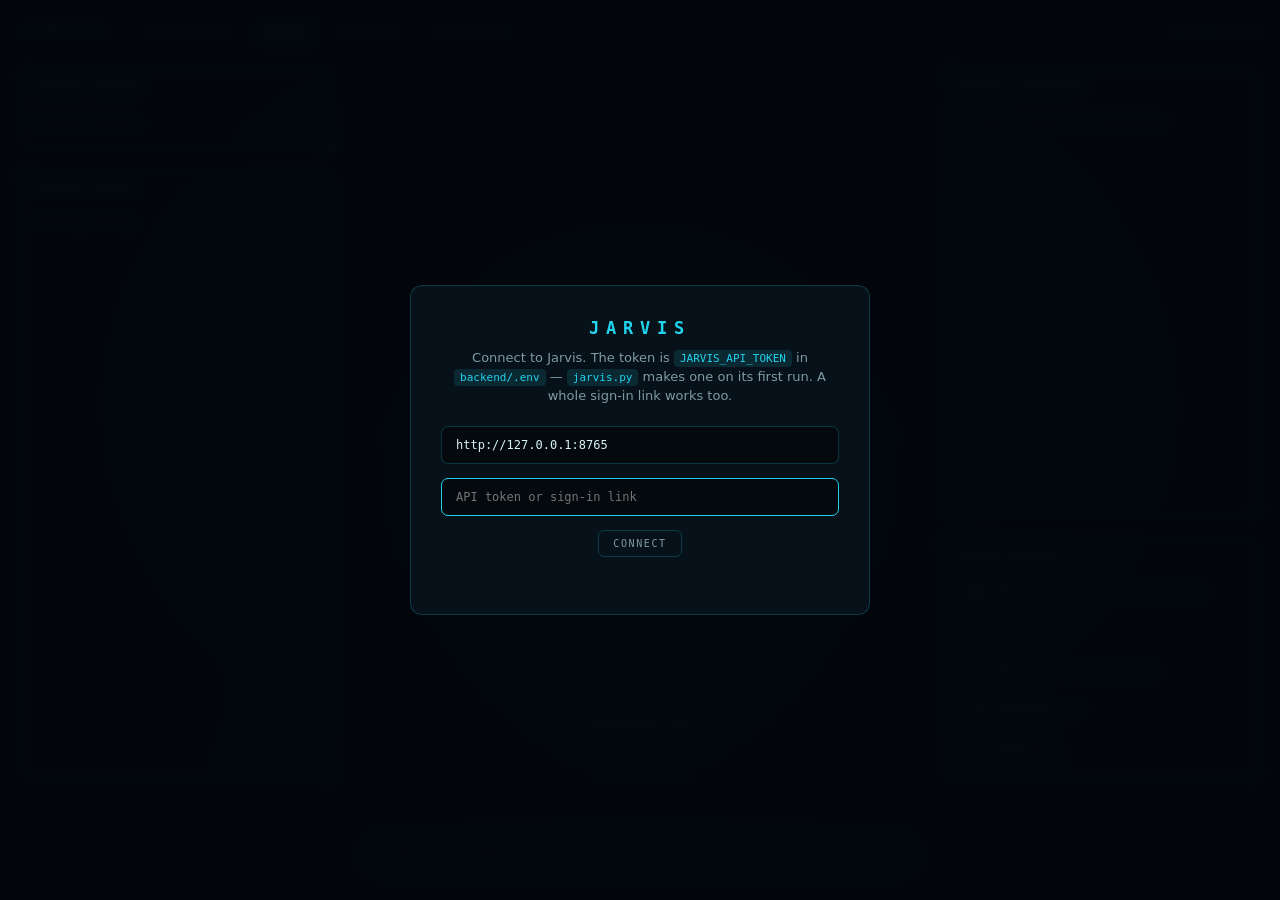
<file: frontend/index.html>
<!doctype html>
<html lang="en" data-page="Core">
<head>
  <meta charset="utf-8">
  <meta name="viewport" content="width=device-width, initial-scale=1, viewport-fit=cover, interactive-widget=resizes-content">
  <meta name="theme-color" content="#03070b">
  <link rel="manifest" href="manifest.webmanifest">
  <link rel="apple-touch-icon" href="icons/apple-touch-icon.png">
  <meta name="mobile-web-app-capable" content="yes">
  <meta name="apple-mobile-web-app-capable" content="yes">
  <meta name="apple-mobile-web-app-status-bar-style" content="black">
  <meta name="apple-mobile-web-app-title" content="Jarvis">
  <title>JARVIS — Core</title>
  <link rel="stylesheet" href="css/hud.css">
  <link rel="icon" href="data:image/svg+xml,<svg xmlns='http://www.w3.org/2000/svg' viewBox='0 0 32 32'><circle cx='16' cy='16' r='11' fill='none' stroke='%2322d3ee' stroke-width='3'/><circle cx='16' cy='16' r='4' fill='%2322d3ee'/></svg>">
</head>
<body class="hud-page">

<div class="screen" data-screen="core" data-title="Core" data-module="js/pages/core.js">

<div id="stage"><canvas id="core"></canvas></div>

<div class="hud core-page">

  <header class="topbar">
    <span class="brand" data-app-name>JARVIS</span>
    <nav class="nav">
      <a href="mothership.html">Mothership</a>
      <a href="index.html">Core</a>
      <a href="terminal.html">Terminal</a>
      <a href="approve.html">Approvals</a>
    </nav>
    <div class="status-strip">
      <span data-workspace></span>
      <span data-terminals-summary></span>
      <span data-connection><span class="dot"></span>Connecting</span>
    </div>
  </header>

  <div class="col col-left">
    <section class="panel">
      <h2>System Status</h2>
      <div class="brain" id="brain" hidden></div>
      <div class="body" id="stats">
        <div class="empty">Reading sensors…</div>
      </div>
    </section>

    <section class="panel grow">
      <h2>Active Tasks <span class="count" id="task-count"></span></h2>
      <div class="body" id="tasks">
        <div class="empty">Nothing running.</div>
      </div>
    </section>
  </div>

  <div class="col col-centre">
    <div class="readout">
      <div class="line" id="state-line">Standing by</div>
      <div class="detail" id="state-detail"></div>
    </div>
  </div>

  <div class="col col-right">
    <section class="panel" id="approvals-panel" style="display:none">
      <h2>Approval Needed <span class="count" id="approval-count"></span></h2>
      <div class="body" id="approvals"></div>
    </section>

    <section class="panel grow">
      <h2>Recent Activity</h2>
      <div class="body"><div class="feed" id="feed">
        <div class="empty">Waiting for Jarvis to do something.</div>
      </div></div>
    </section>

    <section class="panel">
      <h2>Quick Access</h2>
      <div class="quick">
        <a href="mothership.html">
          <svg viewBox="0 0 24 24"><rect x="3" y="3" width="7" height="7" rx="1.5"/><rect x="14" y="3" width="7" height="7" rx="1.5"/><rect x="3" y="14" width="7" height="7" rx="1.5"/><rect x="14" y="14" width="7" height="7" rx="1.5"/></svg>
          Mothership — controls &amp; projects
        </a>
        <a href="terminal.html">
          <svg viewBox="0 0 24 24"><rect x="3" y="4" width="18" height="16" rx="2"/><path d="m7 9 3 3-3 3M13 15h4"/></svg>
          Terminals
        </a>
        <a href="approve.html">
          <svg viewBox="0 0 24 24"><rect x="7" y="2" width="10" height="20" rx="2"/><path d="m9.5 12 2 2 3.5-4"/></svg>
          Approve from your phone
        </a>
        <a href="#" data-route-link="docs" target="_blank" rel="noopener">
          <svg viewBox="0 0 24 24"><path d="M4 5h16v14H4z"/><path d="M8 9h8M8 13h5"/></svg>
          API Reference
        </a>
        <a href="#" id="mute-toggle">
          <svg viewBox="0 0 24 24"><path d="M11 5 6 9H3v6h3l5 4z"/><path d="M15.5 8.5a5 5 0 0 1 0 7"/></svg>
          <span id="mute-label">Voice: on</span>
        </a>
      </div>
    </section>
  </div>

  <div class="console">
    <div class="reply" id="reply" hidden>
      <button class="reply-close" id="reply-close" title="Hide">×</button>
      <div class="reply-q" id="reply-q"></div>
      <div class="reply-a" id="reply-a"></div>
    </div>
    <div class="transcript" id="transcript"></div>
    <div class="console-inner">
      <input id="prompt" type="text" autocomplete="off" spellcheck="false"
             placeholder="Tell Jarvis what to do…">
      <button class="mic" id="mic" title="Listen (click to arm the microphone)">
        <svg viewBox="0 0 24 24">
          <rect x="9" y="3" width="6" height="11" rx="3"/>
          <path d="M5 11a7 7 0 0 0 14 0M12 18v3"/>
        </svg>
      </button>
    </div>
  </div>

</div>

</div>

<div id="toasts"></div>

<div id="gate" style="display:none">
  <div class="card">
    <h1 data-app-name>JARVIS</h1>
    <p data-token-hint>Connect to Jarvis. The token is <code>JARVIS_API_TOKEN</code> in
       <code>backend/.env</code> — <code>jarvis.py</code> makes one on its first run. A whole
       sign-in link works too.</p>
    <input name="server" type="url" placeholder="Server — blank means this site" autocomplete="off">
    <input name="token" type="password" placeholder="API token or sign-in link" autocomplete="off">
    <button>Connect</button>
    <div class="err"></div>
  </div>
</div>

<script src="config.js"></script>
<script src="js/lib/connection.js"></script>
<script type="module" src="js/lib/tabs.js"></script>
</body>
</html>
</file>
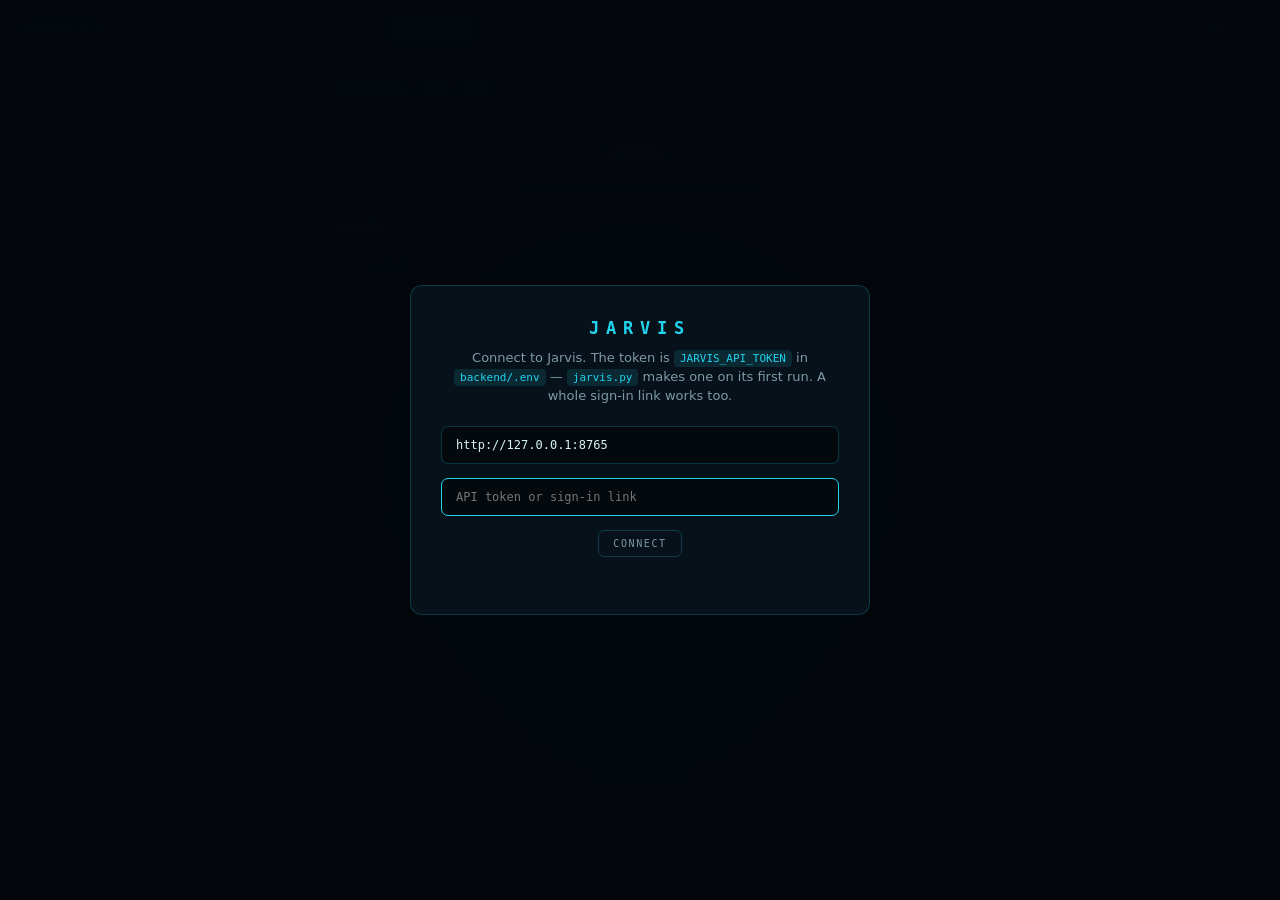
<file: frontend/approve.html>
<!doctype html>
<html lang="en" data-page="Approvals">
<head>
  <meta charset="utf-8">
  <meta name="viewport" content="width=device-width, initial-scale=1, viewport-fit=cover, interactive-widget=resizes-content">
  <meta name="theme-color" content="#03070b">
  <link rel="manifest" href="manifest.webmanifest">
  <link rel="apple-touch-icon" href="icons/apple-touch-icon.png">
  <meta name="mobile-web-app-capable" content="yes">
  <meta name="apple-mobile-web-app-capable" content="yes">
  <meta name="apple-mobile-web-app-status-bar-style" content="black">
  <meta name="apple-mobile-web-app-title" content="Jarvis">
  <title>JARVIS — Approvals</title>
  <link rel="stylesheet" href="css/hud.css">
  <link rel="stylesheet" href="css/approve.css">
  <link rel="icon" href="data:image/svg+xml,<svg xmlns='http://www.w3.org/2000/svg' viewBox='0 0 32 32'><circle cx='16' cy='16' r='11' fill='none' stroke='%2322d3ee' stroke-width='3'/><circle cx='16' cy='16' r='4' fill='%2322d3ee'/></svg>">
</head>
<body class="approve-page">

<header class="approve-top">
  <span class="brand" data-app-name>JARVIS</span>
  <nav class="nav">
    <a href="mothership.html">Mothership</a>
    <a href="index.html">Core</a>
    <a href="terminal.html">Terminal</a>
    <a href="approve.html">Approvals</a>
  </nav>
  <span class="approve-conn" data-connection><span class="dot"></span>Connecting</span>
</header>

<main class="approve-main">
  <h1 class="approve-heading">Waiting for you <span id="pending-count"></span></h1>
  <div id="pending">
    <div class="approve-empty">Loading…</div>
  </div>

  <h2 class="approve-sub">Recently</h2>
  <div class="feed" id="recent">
    <div class="empty">Nothing yet.</div>
  </div>
</main>

<div id="toasts"></div>

<div id="gate" style="display:none">
  <div class="card">
    <h1 data-app-name>JARVIS</h1>
    <p data-token-hint>Connect to Jarvis. The token is <code>JARVIS_API_TOKEN</code> in
       <code>backend/.env</code> — <code>jarvis.py</code> makes one on its first run. A whole
       sign-in link works too.</p>
    <input name="server" type="url" placeholder="Server — blank means this site" autocomplete="off">
    <input name="token" type="password" placeholder="API token or sign-in link" autocomplete="off">
    <button>Connect</button>
    <div class="err"></div>
  </div>
</div>

<script src="config.js"></script>
<script src="js/lib/connection.js"></script>
<script type="module" src="js/pages/approve.js"></script>
</body>
</html>
</file>
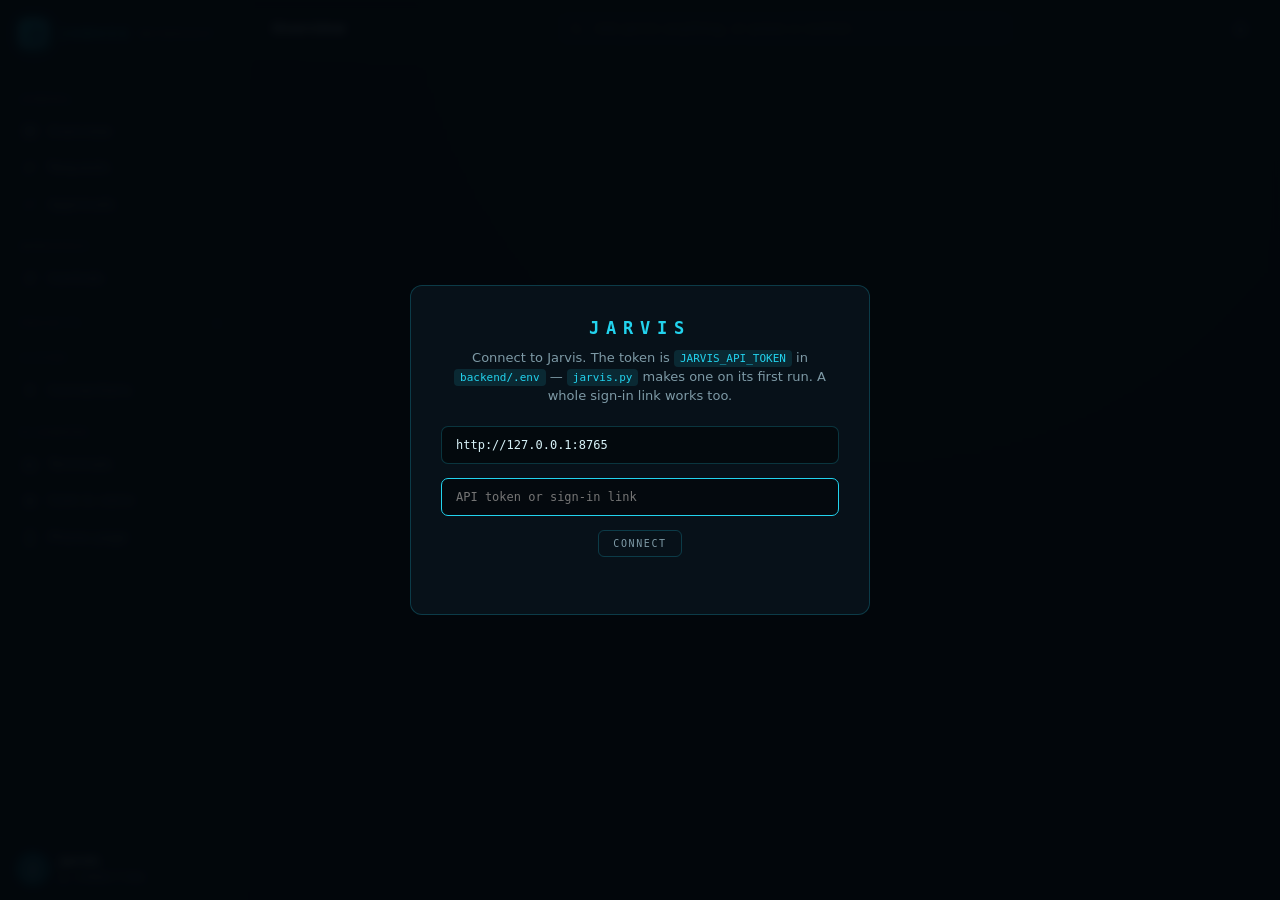
<file: frontend/mothership.html>
<!doctype html>
<html lang="en" data-page="Mothership">
<head>
  <meta charset="utf-8">
  <meta name="viewport" content="width=device-width, initial-scale=1, viewport-fit=cover, interactive-widget=resizes-content">
  <meta name="theme-color" content="#03070b">
  <link rel="manifest" href="manifest.webmanifest">
  <link rel="apple-touch-icon" href="icons/apple-touch-icon.png">
  <meta name="mobile-web-app-capable" content="yes">
  <meta name="apple-mobile-web-app-capable" content="yes">
  <meta name="apple-mobile-web-app-status-bar-style" content="black">
  <meta name="apple-mobile-web-app-title" content="Jarvis">
  <title>JARVIS — Mothership</title>
  <link rel="stylesheet" href="css/hud.css">
  <link rel="stylesheet" href="css/mothership.css">
  <link rel="icon" href="data:image/svg+xml,<svg xmlns='http://www.w3.org/2000/svg' viewBox='0 0 32 32'><circle cx='16' cy='16' r='11' fill='none' stroke='%2322d3ee' stroke-width='3'/><circle cx='16' cy='16' r='4' fill='%2322d3ee'/></svg>">
</head>
<body class="ms">

<div class="screen" data-screen="mothership" data-title="Mothership" data-body-class="ms" data-module="js/mothership/app.js">

<aside class="ms-side" id="ms-side">
  <a class="ms-brand" href="#/overview">
    <span class="ms-logo">J</span>
    <span><b data-app-name>JARVIS</b> <small>mothership</small></span>
  </a>

  <nav class="ms-nav" id="ms-nav">
    <div class="ms-nav-label">General</div>
    <a href="#/overview" data-view="overview"><svg class="ic" viewBox="0 0 24 24"><rect x="3" y="3" width="7" height="7" rx="1.5"/><rect x="14" y="3" width="7" height="7" rx="1.5"/><rect x="3" y="14" width="7" height="7" rx="1.5"/><rect x="14" y="14" width="7" height="7" rx="1.5"/></svg>Overview</a>
    <a href="#/requests" data-view="requests"><svg class="ic" viewBox="0 0 24 24"><path d="M4 6h16M4 12h16M4 18h10"/></svg>Requests<span class="ms-badge" id="nav-running" hidden></span></a>
    <a href="#/approvals" data-view="approvals"><svg class="ic" viewBox="0 0 24 24"><path d="m5 12 4.5 4.5L19 7"/></svg>Approvals<span class="ms-badge hot" id="nav-approvals" hidden></span></a>

    <div class="ms-nav-label">Workspace</div>
    <a href="#/controls" data-view="controls"><svg class="ic" viewBox="0 0 24 24"><path d="M4 7h10M18 7h2M4 17h4M12 17h8"/><circle cx="16" cy="7" r="2"/><circle cx="10" cy="17" r="2"/></svg>Controls<span class="ms-badge" id="nav-controls" hidden></span></a>

    <div class="ms-nav-label">Projects <button class="ms-nav-add" id="nav-new-project" title="New project">+</button></div>
    <div id="ms-projects-nav"></div>

    <div class="ms-nav-label">System</div>
    <a href="#/connections" data-view="connections"><svg class="ic" viewBox="0 0 24 24"><path d="M9 7V3M15 7V3M7 7h10v4a5 5 0 0 1-10 0zM12 16v5"/></svg>Connections<span class="ms-badge" id="nav-brain" hidden></span></a>

    <div class="ms-nav-label">Elsewhere</div>
    <a href="terminal.html"><svg class="ic" viewBox="0 0 24 24"><rect x="3" y="4" width="18" height="16" rx="2"/><path d="m7 9 3 3-3 3M13 15h4"/></svg>Terminals<span class="ms-badge" id="nav-terminals" hidden></span></a>
    <a href="index.html"><svg class="ic" viewBox="0 0 24 24"><circle cx="12" cy="12" r="8"/><circle cx="12" cy="12" r="3"/></svg>Core &amp; voice</a>
    <a href="approve.html"><svg class="ic" viewBox="0 0 24 24"><rect x="7" y="2" width="10" height="20" rx="2"/><path d="M11 18h2"/></svg>Phone page</a>
  </nav>

  <div class="ms-side-foot">
    <span class="ms-avatar">J</span>
    <span class="ms-who"><b id="ms-model">Jarvis</b><small data-connection><span class="dot"></span>Connecting</small></span>
  </div>
</aside>

<div class="ms-main">
  <header class="ms-top">
    <button class="ms-burger" id="ms-burger" title="Menu"><svg class="ic" viewBox="0 0 24 24"><path d="M4 7h16M4 12h16M4 17h16"/></svg></button>
    <div class="ms-crumb" id="ms-crumb">Overview</div>
    <label class="ms-ask">
      <svg class="ic" viewBox="0 0 24 24"><circle cx="11" cy="11" r="6"/><path d="m20 20-4.5-4.5"/></svg>
      <input id="ms-ask" type="text" autocomplete="off" spellcheck="false"
             placeholder="Ask Jarvis anything, or press a control…">
      <kbd>/</kbd>
    </label>
    <a class="ms-bell" id="ms-bell" href="#/approvals" title="Approvals waiting">
      <svg class="ic" viewBox="0 0 24 24"><path d="M6 16V11a6 6 0 0 1 12 0v5l2 2H4z"/><path d="M10 20a2 2 0 0 0 4 0"/></svg>
      <span class="ms-bell-count" id="ms-bell-count" hidden></span>
    </a>
  </header>

  <div class="ms-waiting" id="ms-waiting" hidden></div>
  <main class="ms-view" id="ms-view"></main>
</div>

<div class="ms-shade" id="ms-shade" hidden></div>
<aside class="ms-drawer" id="ms-drawer" hidden aria-live="polite">
  <header>
    <div>
      <div class="ms-drawer-kicker" id="ms-drawer-kicker"></div>
      <h2 id="ms-drawer-title"></h2>
    </div>
    <button class="ms-x" id="ms-drawer-close" title="Close">×</button>
  </header>
  <div class="ms-drawer-body" id="ms-drawer-body"></div>
</aside>

<div class="ms-modal" id="ms-modal" hidden>
  <form class="ms-modal-card" id="ms-modal-form" novalidate>
    <header><h2 id="ms-modal-title"></h2><button type="button" class="ms-x" id="ms-modal-close">×</button></header>
    <div class="ms-modal-body" id="ms-modal-body"></div>
    <div class="ms-modal-err" id="ms-modal-err"></div>
    <footer id="ms-modal-foot"></footer>
  </form>
</div>

<div class="ms-viewer" id="ms-viewer" hidden>
  <div class="ms-viewer-card">
    <header>
      <div>
        <div class="ms-drawer-kicker" id="ms-viewer-kicker"></div>
        <h2 id="ms-viewer-title"></h2>
      </div>
      <button class="ms-x" id="ms-viewer-close" title="Close">×</button>
    </header>
    <div class="ms-viewer-body" id="ms-viewer-body"></div>
  </div>
</div>

</div>

<div id="toasts"></div>

<div id="gate" style="display:none">
  <div class="card">
    <h1 data-app-name>JARVIS</h1>
    <p data-token-hint>Connect to Jarvis. The token is <code>JARVIS_API_TOKEN</code> in
       <code>backend/.env</code> — <code>jarvis.py</code> makes one on its first run. A whole
       sign-in link works too.</p>
    <input name="server" type="url" placeholder="Server — blank means this site" autocomplete="off">
    <input name="token" type="password" placeholder="API token or sign-in link" autocomplete="off">
    <button>Connect</button>
    <div class="err"></div>
  </div>
</div>

<script src="config.js"></script>
<script src="js/lib/connection.js"></script>
<script type="module" src="js/lib/tabs.js"></script>
</body>
</html>
</file>
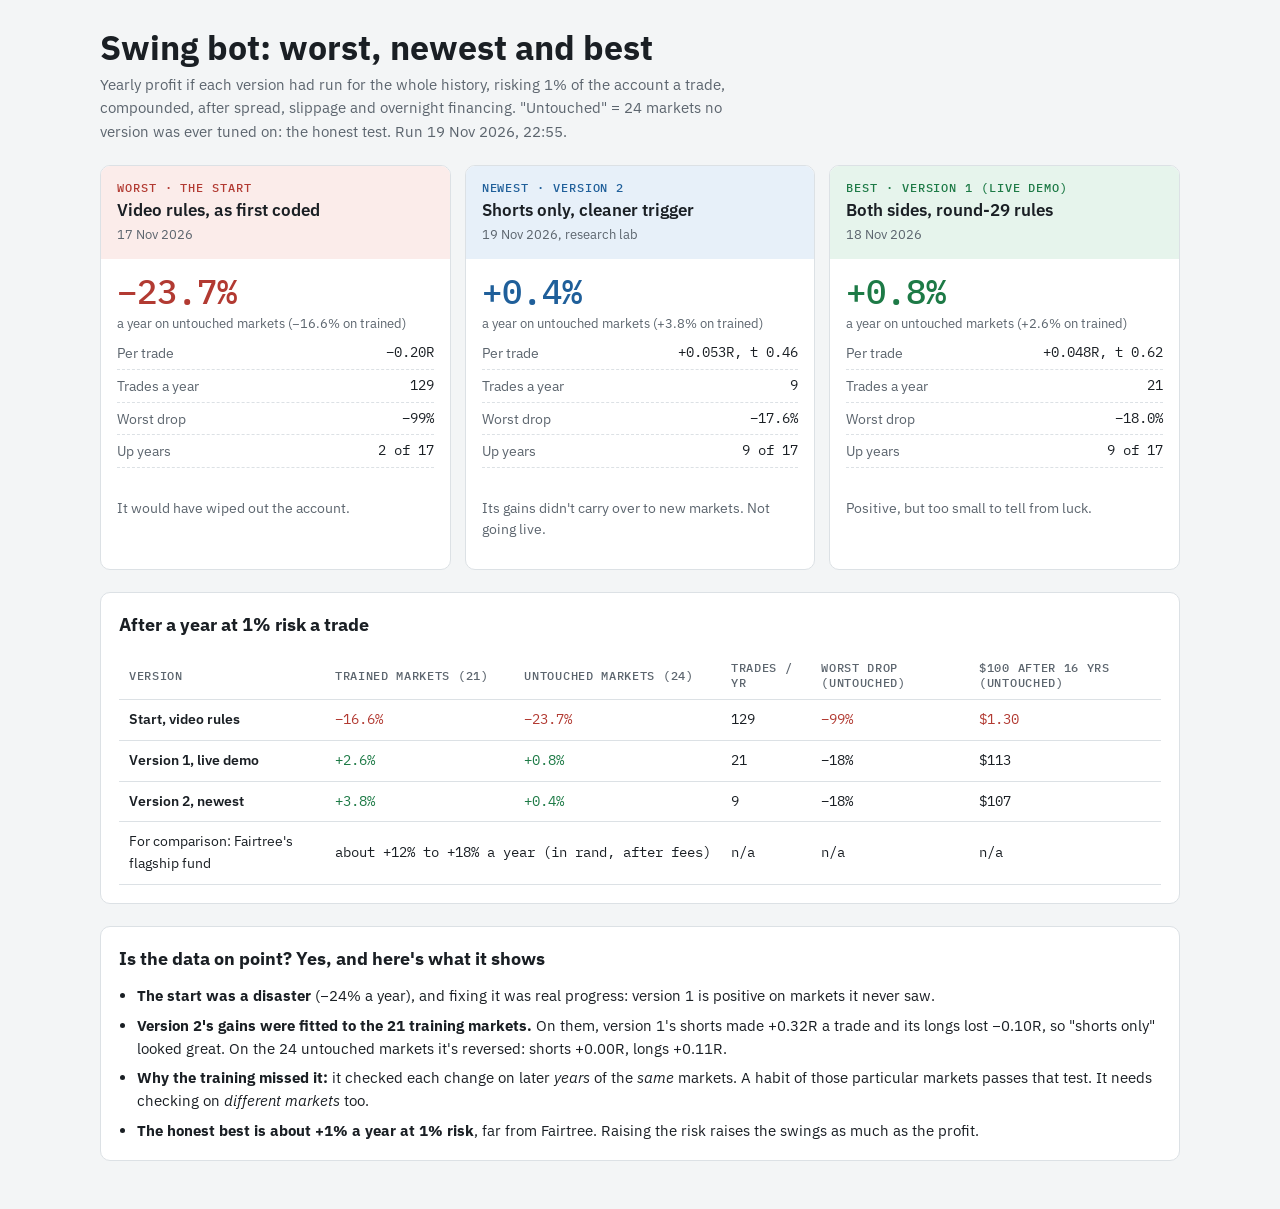
<file: tradebot/reports/bot-performance.html>
<!doctype html>
<html lang="en">
<head>
<meta charset="utf-8">
<meta name="viewport" content="width=device-width, initial-scale=1, viewport-fit=cover">
<title>Swing Bot Scorecard</title>
<link rel="stylesheet" href="https://fonts.googleapis.com/css2?family=IBM+Plex+Sans:wght@400;600&family=IBM+Plex+Mono:wght@400;500&display=swap">
<style>
/* Layout: three columns (worst / newest / best), the yearly-% table, then the verdict. */
:root {
  --bg: #f3f5f6; --panel: #fff; --fg: #1a1f24; --muted: #5c656e; --line: #dce1e5;
  --worst: #b23a32; --worst-soft: #fbecea; --new: #1f5f9a; --new-soft: #e7f0f9; --best: #1d7a46; --best-soft: #e6f4ec;
  --body: "IBM Plex Sans", "Segoe UI", system-ui, sans-serif; --mono: "IBM Plex Mono", Consolas, monospace;
}
@media (prefers-color-scheme: dark) { :root { --bg: #121518; --panel: #1a1e22; --fg: #e6e9ec; --muted: #9aa3ad; --line: #2c3238;
  --worst: #f07a70; --worst-soft: #2c1b19; --new: #7ab4ea; --new-soft: #17222e; --best: #5cc98a; --best-soft: #15281d; color-scheme: dark } }
body { margin: 0; background: var(--bg); color: var(--fg); font: 15px/1.55 var(--body); }
.wrap { max-width: 1080px; margin: 0 auto; padding: 28px max(16px, env(safe-area-inset-left, 0px)) 48px max(16px, env(safe-area-inset-right, 0px)); display: grid; gap: 22px; }
h1 { margin: 0; font-size: clamp(24px, 3.6vw, 34px); line-height: 1.15; }
h2 { margin: 0; font-size: 18px; }
.sub { color: var(--muted); margin: 6px 0 0; max-width: 72ch; }
.cols { display: grid; grid-template-columns: repeat(3, 1fr); gap: 14px; }
.col { background: var(--panel); border: 1px solid var(--line); border-radius: 10px; overflow: hidden; display: grid; align-content: start; min-width: 0; }
.head { padding: 14px 16px; display: grid; gap: 2px; }
.worst .head { background: var(--worst-soft); } .new .head { background: var(--new-soft); } .best .head { background: var(--best-soft); }
.tag { font: 500 11.5px var(--mono); letter-spacing: .08em; text-transform: uppercase; }
.worst .tag { color: var(--worst); } .new .tag { color: var(--new); } .best .tag { color: var(--best); }
.name { font-weight: 600; font-size: 17px; }
.date { color: var(--muted); font-size: 13px; }
.big { padding: 14px 16px 4px; font: 500 34px/1.1 var(--mono); }
.worst .big { color: var(--worst); } .new .big { color: var(--new); } .best .big { color: var(--best); }
.big small { display: block; font: 400 12.5px var(--body); color: var(--muted); margin-top: 4px; }
dl { margin: 0; padding: 8px 16px 16px; display: grid; gap: 6px; }
dl div { display: flex; justify-content: space-between; gap: 10px; border-bottom: 1px dashed var(--line); padding-bottom: 5px; }
dt { color: var(--muted); font-size: 13.5px; } dd { margin: 0; font: 13.5px var(--mono); text-align: right; }
.note { padding: 0 16px 16px; font-size: 13.5px; color: var(--muted); }
.card { background: var(--panel); border: 1px solid var(--line); border-radius: 10px; padding: 18px; display: grid; gap: 12px; min-width: 0; }
.tablewrap { overflow-x: auto; }
table { border-collapse: collapse; width: 100%; min-width: 640px; font-size: 14px; }
th, td { text-align: left; padding: 9px 10px; border-bottom: 1px solid var(--line); }
th { font: 500 11.5px var(--mono); letter-spacing: .06em; text-transform: uppercase; color: var(--muted); }
td.n { font-family: var(--mono); white-space: nowrap; }
.neg { color: var(--worst); } .pos { color: var(--best); }
td.key { font-weight: 600; }
ul { margin: 0; padding-left: 18px; display: grid; gap: 6px; }
@media (max-width: 760px) { .cols { grid-template-columns: 1fr; } }
</style>
</head>
<body>
<div class="wrap">
  <header>
    <h1>Swing bot: worst, newest and best</h1>
    <p class="sub">Yearly profit if each version had run for the whole history, risking 1% of the account a trade, compounded, after spread, slippage and overnight financing. "Untouched" = 24 markets no version was ever tuned on: the honest test. Run 19 Nov 2026, 22:55.</p>
  </header>

  <section class="cols">
    <article class="col worst">
      <div class="head"><span class="tag">Worst · the start</span><span class="name">Video rules, as first coded</span><span class="date">17 Nov 2026</span></div>
      <div class="big">−23.7%<small>a year on untouched markets (−16.6% on trained)</small></div>
      <dl>
        <div><dt>Per trade</dt><dd>−0.20R</dd></div>
        <div><dt>Trades a year</dt><dd>129</dd></div>
        <div><dt>Worst drop</dt><dd>−99%</dd></div>
        <div><dt>Up years</dt><dd>2 of 17</dd></div>
      </dl>
      <p class="note">It would have wiped out the account.</p>
    </article>

    <article class="col new">
      <div class="head"><span class="tag">Newest · version 2</span><span class="name">Shorts only, cleaner trigger</span><span class="date">19 Nov 2026, research lab</span></div>
      <div class="big">+0.4%<small>a year on untouched markets (+3.8% on trained)</small></div>
      <dl>
        <div><dt>Per trade</dt><dd>+0.053R, t 0.46</dd></div>
        <div><dt>Trades a year</dt><dd>9</dd></div>
        <div><dt>Worst drop</dt><dd>−17.6%</dd></div>
        <div><dt>Up years</dt><dd>9 of 17</dd></div>
      </dl>
      <p class="note">Its gains didn't carry over to new markets. Not going live.</p>
    </article>

    <article class="col best">
      <div class="head"><span class="tag">Best · version 1 (live demo)</span><span class="name">Both sides, round-29 rules</span><span class="date">18 Nov 2026</span></div>
      <div class="big">+0.8%<small>a year on untouched markets (+2.6% on trained)</small></div>
      <dl>
        <div><dt>Per trade</dt><dd>+0.048R, t 0.62</dd></div>
        <div><dt>Trades a year</dt><dd>21</dd></div>
        <div><dt>Worst drop</dt><dd>−18.0%</dd></div>
        <div><dt>Up years</dt><dd>9 of 17</dd></div>
      </dl>
      <p class="note">Positive, but too small to tell from luck.</p>
    </article>
  </section>

  <section class="card">
    <h2>After a year at 1% risk a trade</h2>
    <div class="tablewrap">
      <table>
        <thead><tr><th>Version</th><th>Trained markets (21)</th><th>Untouched markets (24)</th><th>Trades / yr</th><th>Worst drop (untouched)</th><th>$100 after 16 yrs (untouched)</th></tr></thead>
        <tbody>
          <tr><td class="key">Start, video rules</td><td class="n neg">−16.6%</td><td class="n neg">−23.7%</td><td class="n">129</td><td class="n neg">−99%</td><td class="n neg">$1.30</td></tr>
          <tr><td class="key">Version 1, live demo</td><td class="n pos">+2.6%</td><td class="n pos">+0.8%</td><td class="n">21</td><td class="n">−18%</td><td class="n">$113</td></tr>
          <tr><td class="key">Version 2, newest</td><td class="n pos">+3.8%</td><td class="n pos">+0.4%</td><td class="n">9</td><td class="n">−18%</td><td class="n">$107</td></tr>
          <tr><td>For comparison: Fairtree's flagship fund</td><td class="n" colspan="2">about +12% to +18% a year (in rand, after fees)</td><td class="n">n/a</td><td class="n">n/a</td><td class="n">n/a</td></tr>
        </tbody>
      </table>
    </div>
  </section>

  <section class="card">
    <h2>Is the data on point? Yes, and here's what it shows</h2>
    <ul>
      <li><strong>The start was a disaster</strong> (−24% a year), and fixing it was real progress: version 1 is positive on markets it never saw.</li>
      <li><strong>Version 2's gains were fitted to the 21 training markets.</strong> On them, version 1's shorts made +0.32R a trade and its longs lost −0.10R, so "shorts only" looked great. On the 24 untouched markets it's reversed: shorts +0.00R, longs +0.11R.</li>
      <li><strong>Why the training missed it:</strong> it checked each change on later <em>years</em> of the <em>same</em> markets. A habit of those particular markets passes that test. It needs checking on <em>different markets</em> too.</li>
      <li><strong>The honest best is about +1% a year at 1% risk</strong>, far from Fairtree. Raising the risk raises the swings as much as the profit.</li>
    </ul>
  </section>
</div>
</body>
</html>
</file>
<file: frontend/css/hud.css>
/*
 * The Jarvis heads-up display.
 *
 * One dark, cyan-lit surface shared by every page, so switching between
 * them feels like turning your head rather than opening another app.
 *
 * Colour carries meaning and is used sparingly: cyan is the resting state,
 * amber means thinking, green means done, red means failed or destructive.
 * Everything else is near-monochrome so those four actually stand out.
 */

:root {
  --bg: #03070b;
  --bg-panel: rgba(8, 20, 28, 0.72);
  --bg-panel-solid: #071119;
  --accent: #22d3ee;
  --accent-dim: rgba(34, 211, 238, 0.32);
  --accent-faint: rgba(34, 211, 238, 0.12);
  --amber: #fbbf24;
  --green: #34d399;
  --red: #f43f5e;
  --violet: #a78bfa;
  --text: #d7f2f8;
  --text-dim: #7e9aa6;
  --text-faint: #4a626d;
  --line: rgba(34, 211, 238, 0.22);
  --line-soft: rgba(34, 211, 238, 0.1);

  --mono: ui-monospace, "Cascadia Mono", "SF Mono", Menlo, Consolas, monospace;
  --sans: "Segoe UI", system-ui, -apple-system, "Helvetica Neue", sans-serif;

  --radius: 10px;
  --panel-pad: 14px 16px;
}

* { box-sizing: border-box; }

html, body {
  height: 100%;
  margin: 0;
}

body {
  background: var(--bg);
  color: var(--text);
  font-family: var(--sans);
  font-size: 14px;
  line-height: 1.45;
  overflow: hidden;
  /* A faint hex wash and a vignette, so the black has some depth to it. */
  background-image:
    radial-gradient(ellipse at 50% 45%, rgba(34, 211, 238, 0.07), transparent 62%),
    radial-gradient(ellipse at 50% 120%, rgba(34, 211, 238, 0.05), transparent 55%);
}

/* The Core screen re-tints itself while Jarvis thinks or something failed. */
.is-thinking { --accent: #fbbf24; }
.is-error { --accent: #f43f5e; }

/* -- layout --------------------------------------------------------------- */

/* One screen per tab (js/lib/tabs.js). The wrapper draws nothing itself, so
   each page lays out exactly as it would alone; hidden ones take no part. */
.screen { display: contents; }
.screen[hidden] { display: none !important; }

#stage {
  position: fixed;
  inset: 0;
}

#stage canvas {
  position: absolute;
  inset: 0;
  width: 100%;
  height: 100%;
  display: block;
}

.hud {
  position: fixed;
  inset: 0;
  display: grid;
  grid-template-columns: 320px 1fr 320px;
  grid-template-rows: auto 1fr auto;
  gap: 18px;
  padding: 18px;
  pointer-events: none;
}

.hud > * { pointer-events: auto; }

.col {
  display: flex;
  flex-direction: column;
  gap: 14px;
  min-height: 0;
  overflow: hidden;
}

.col-left { grid-column: 1; grid-row: 2; }
.col-right { grid-column: 3; grid-row: 2; }
.col-centre {
  grid-column: 2;
  grid-row: 2;
  align-items: center;
  justify-content: flex-end;
  pointer-events: none;
}

/* -- top bar -------------------------------------------------------------- */

.topbar {
  grid-column: 1 / -1;
  grid-row: 1;
  display: flex;
  align-items: center;
  gap: 18px;
}

.brand {
  font-family: var(--mono);
  font-size: 15px;
  letter-spacing: 0.42em;
  color: var(--accent);
  text-shadow: 0 0 18px var(--accent-dim);
  text-transform: uppercase;
}

.nav {
  display: flex;
  gap: 4px;
  margin-left: 8px;
}

.nav a {
  font-family: var(--mono);
  font-size: 11px;
  letter-spacing: 0.16em;
  text-transform: uppercase;
  color: var(--text-dim);
  text-decoration: none;
  padding: 6px 14px;
  border: 1px solid transparent;
  border-radius: 6px;
  transition: color 0.18s, border-color 0.18s, background 0.18s;
}

.nav a:hover { color: var(--text); border-color: var(--line-soft); }

.nav a.active {
  color: var(--accent);
  border-color: var(--line);
  background: var(--accent-faint);
}

.status-strip {
  margin-left: auto;
  display: flex;
  align-items: center;
  gap: 16px;
  font-family: var(--mono);
  font-size: 11px;
  letter-spacing: 0.12em;
  color: var(--text-dim);
  text-transform: uppercase;
}

.dot {
  display: inline-block;
  width: 7px;
  height: 7px;
  border-radius: 50%;
  background: var(--text-faint);
  margin-right: 7px;
  vertical-align: middle;
}

.dot.live { background: var(--green); box-shadow: 0 0 10px var(--green); }
.dot.busy { background: var(--amber); box-shadow: 0 0 10px var(--amber); animation: pulse 1.1s infinite; }
.dot.down { background: var(--red); box-shadow: 0 0 10px var(--red); }

@keyframes pulse {
  0%, 100% { opacity: 1; }
  50% { opacity: 0.35; }
}

/* -- panels --------------------------------------------------------------- */

.panel {
  position: relative;
  background: var(--bg-panel);
  border: 1px solid var(--line);
  border-radius: var(--radius);
  padding: var(--panel-pad);
  backdrop-filter: blur(9px);
  min-height: 0;
  display: flex;
  flex-direction: column;
}

/* Corner brackets — the detail that reads as "instrument" rather than "card". */
.panel::before,
.panel::after {
  content: "";
  position: absolute;
  width: 12px;
  height: 12px;
  border-color: var(--accent);
  opacity: 0.75;
}

.panel::before {
  top: -1px; left: -1px;
  border-top: 2px solid; border-left: 2px solid;
  border-top-left-radius: var(--radius);
}

.panel::after {
  bottom: -1px; right: -1px;
  border-bottom: 2px solid; border-right: 2px solid;
  border-bottom-right-radius: var(--radius);
}

.panel h2 {
  margin: 0 0 12px;
  font-family: var(--mono);
  font-size: 10px;
  font-weight: 600;
  letter-spacing: 0.24em;
  text-transform: uppercase;
  color: var(--accent);
  display: flex;
  align-items: center;
  gap: 8px;
}

.panel h2 .count {
  margin-left: auto;
  color: var(--text-faint);
  letter-spacing: 0.1em;
}

.panel .body {
  overflow-y: auto;
  min-height: 0;
  margin: -4px -6px -4px 0;
  padding: 4px 6px 4px 0;
}

.panel.grow { flex: 1; }

/* -- scrollbars ----------------------------------------------------------- */

::-webkit-scrollbar { width: 7px; height: 7px; }
::-webkit-scrollbar-track { background: transparent; }
::-webkit-scrollbar-thumb {
  background: var(--line);
  border-radius: 4px;
}
::-webkit-scrollbar-thumb:hover { background: var(--accent-dim); }

/* -- metrics -------------------------------------------------------------- */

.metric { margin-bottom: 13px; }
.metric:last-child { margin-bottom: 0; }

.metric-head {
  display: flex;
  justify-content: space-between;
  align-items: baseline;
  margin-bottom: 5px;
}

.metric-label {
  font-size: 11px;
  color: var(--text-dim);
  letter-spacing: 0.06em;
}

.metric-value {
  font-family: var(--mono);
  font-size: 17px;
  color: var(--text);
  font-variant-numeric: tabular-nums;
}

.metric-value.sm { font-size: 13px; }

.bar {
  height: 3px;
  background: var(--accent-faint);
  border-radius: 2px;
  overflow: hidden;
}

.bar > i {
  display: block;
  height: 100%;
  background: var(--accent);
  box-shadow: 0 0 8px var(--accent);
  border-radius: 2px;
  transition: width 0.5s ease;
}

.bar.warn > i { background: var(--amber); box-shadow: 0 0 8px var(--amber); }
.bar.hot > i { background: var(--red); box-shadow: 0 0 8px var(--red); }

.spark { display: block; width: 100%; height: 26px; opacity: 0.85; }

/* The model behind it all, atop System Status. */
.brain {
  display: flex;
  align-items: center;
  gap: 2px;
  margin: -2px 0 12px;
  padding-bottom: 10px;
  border-bottom: 1px solid var(--line-soft);
  font-family: var(--mono);
  font-size: 12px;
}
.brain[hidden] { display: none; }
.brain .who { color: var(--text); }
.brain .meta { margin-left: auto; color: var(--text-faint); font-size: 10px; letter-spacing: 0.1em; }

/* -- lists ---------------------------------------------------------------- */

.feed { display: flex; flex-direction: column; gap: 9px; }

.feed-item {
  display: grid;
  grid-template-columns: auto 1fr;
  gap: 9px;
  align-items: start;
  font-size: 12.5px;
  animation: slide-in 0.32s ease both;
}

@keyframes slide-in {
  from { opacity: 0; transform: translateX(-7px); }
  to { opacity: 1; transform: none; }
}

.feed-item .pip {
  width: 6px; height: 6px;
  border-radius: 50%;
  margin-top: 6px;
  background: var(--accent);
  box-shadow: 0 0 7px currentColor;
  color: var(--accent);
}

.feed-item .pip.ok { background: var(--green); color: var(--green); }
.feed-item .pip.bad { background: var(--red); color: var(--red); }
.feed-item .pip.warn { background: var(--amber); color: var(--amber); }
.feed-item .pip.plan { background: var(--violet); color: var(--violet); }

.feed-item .txt { min-width: 0; }
.feed-item .msg {
  color: var(--text);
  overflow: hidden;
  text-overflow: ellipsis;
  display: -webkit-box;
  -webkit-line-clamp: 3;
  -webkit-box-orient: vertical;
}
.feed-item .meta {
  font-family: var(--mono);
  font-size: 10px;
  color: var(--text-faint);
  letter-spacing: 0.06em;
  margin-top: 2px;
}

.empty {
  color: var(--text-faint);
  font-size: 12px;
  font-style: italic;
  padding: 6px 0;
}

/* -- tasks ---------------------------------------------------------------- */

.task {
  border-left: 2px solid var(--line);
  padding: 2px 0 2px 10px;
  margin-bottom: 11px;
}
.task:last-child { margin-bottom: 0; }
.task[data-task] { cursor: pointer; }
.task[data-task]:hover .req { color: var(--accent); }
.task.running { border-left-color: var(--amber); }
.task.completed { border-left-color: var(--green); }
.task.failed { border-left-color: var(--red); }

.task .req {
  font-size: 12.5px;
  color: var(--text);
  overflow: hidden;
  text-overflow: ellipsis;
  display: -webkit-box;
  -webkit-line-clamp: 2;
  -webkit-box-orient: vertical;
}

.task .sub {
  font-family: var(--mono);
  font-size: 10px;
  letter-spacing: 0.08em;
  color: var(--text-faint);
  text-transform: uppercase;
  margin-top: 3px;
}

.steps { display: flex; gap: 3px; margin-top: 6px; flex-wrap: wrap; }
.steps i {
  width: 14px; height: 3px;
  border-radius: 2px;
  background: var(--text-faint);
  opacity: 0.5;
}
.steps i.completed { background: var(--green); opacity: 1; }
.steps i.running { background: var(--amber); opacity: 1; animation: pulse 1s infinite; }
.steps i.failed { background: var(--red); opacity: 1; }
.steps i.skipped { background: var(--text-faint); opacity: 0.3; }

/* -- approvals ------------------------------------------------------------ */

.approval {
  border: 1px solid rgba(244, 63, 94, 0.4);
  background: rgba(244, 63, 94, 0.08);
  border-radius: 8px;
  padding: 10px 12px;
  margin-bottom: 9px;
}

.approval .why { font-size: 12px; color: var(--text); }
.approval .tool {
  font-family: var(--mono);
  font-size: 11px;
  color: var(--red);
  margin-bottom: 4px;
  letter-spacing: 0.06em;
}
.approval .args {
  font-family: var(--mono);
  font-size: 10.5px;
  color: var(--text-dim);
  margin: 6px 0;
  word-break: break-all;
  max-height: 68px;
  overflow: auto;
}

.btn-row { display: flex; gap: 7px; margin-top: 8px; }

button {
  font-family: var(--mono);
  font-size: 10px;
  letter-spacing: 0.16em;
  text-transform: uppercase;
  padding: 7px 14px;
  border-radius: 6px;
  border: 1px solid var(--line);
  background: transparent;
  color: var(--text-dim);
  cursor: pointer;
  transition: all 0.16s;
}

button:hover { color: var(--text); border-color: var(--accent-dim); background: var(--accent-faint); }
button:disabled { opacity: 0.4; cursor: not-allowed; }
button.allow { border-color: rgba(52, 211, 153, 0.5); color: var(--green); }
button.allow:hover { background: rgba(52, 211, 153, 0.14); }
button.deny { border-color: rgba(244, 63, 94, 0.5); color: var(--red); }
button.deny:hover { background: rgba(244, 63, 94, 0.14); }

/* -- quick access --------------------------------------------------------- */

.quick { display: flex; flex-direction: column; gap: 3px; }

.quick a {
  display: flex;
  align-items: center;
  gap: 11px;
  padding: 8px 9px;
  border-radius: 7px;
  color: var(--text-dim);
  text-decoration: none;
  font-size: 12.5px;
  border: 1px solid transparent;
  transition: all 0.16s;
}

.quick a:hover {
  color: var(--text);
  background: var(--accent-faint);
  border-color: var(--line-soft);
}

.quick svg { width: 16px; height: 16px; stroke: currentColor; fill: none; stroke-width: 1.6; flex: none; }

/* -- reply panel: the latest answer, above the command bar -------------- */

.reply {
  position: relative;
  margin-bottom: 10px;
  padding: 14px 40px 14px 18px;
  background: var(--bg-panel);
  border: 1px solid var(--line);
  border-radius: 12px;
  backdrop-filter: blur(9px);
  max-height: 34vh;
  display: flex;
  flex-direction: column;
  gap: 8px;
}
.reply[hidden] { display: none; }
.reply-q {
  font-family: var(--mono);
  font-size: 11px;
  letter-spacing: 0.06em;
  color: var(--text-faint);
  white-space: nowrap;
  overflow: hidden;
  text-overflow: ellipsis;
}
.reply-q:empty { display: none; }
.reply-a {
  overflow-y: auto;
  font-size: 14px;
  line-height: 1.55;
  color: var(--text);
}
.reply-a.thinking { color: var(--accent); font-family: var(--mono); font-size: 12px; }
.reply-a.bad { color: var(--red); }
.reply-a p { margin: 0 0 8px; }
.reply-a p:last-child { margin-bottom: 0; }
.reply-a ul { margin: 0 0 8px; padding-left: 20px; }
.reply-a code {
  font-family: var(--mono);
  font-size: 12px;
  background: var(--accent-faint);
  padding: 1px 5px;
  border-radius: 4px;
}
.reply-a a { color: var(--accent); }
.reply-close {
  position: absolute;
  top: 8px;
  right: 10px;
  background: none;
  border: none;
  color: var(--text-faint);
  font-size: 18px;
  cursor: pointer;
  line-height: 1;
}
.reply-close:hover { color: var(--text); }

/* -- console (voice + typing) --------------------------------------------- */

.console {
  grid-column: 2;
  grid-row: 3;
  justify-self: center;
  width: min(680px, 100%);
  pointer-events: auto;
}

.console-inner {
  display: flex;
  align-items: center;
  gap: 11px;
  background: var(--bg-panel);
  border: 1px solid var(--line);
  border-radius: 999px;
  padding: 8px 8px 8px 20px;
  backdrop-filter: blur(9px);
}

.console input {
  flex: 1;
  background: none;
  border: none;
  outline: none;
  color: var(--text);
  font-family: var(--sans);
  font-size: 14px;
  min-width: 0;
}

.console input::placeholder { color: var(--text-faint); }

.mic {
  width: 38px; height: 38px;
  border-radius: 50%;
  display: grid;
  place-items: center;
  border: 1px solid var(--line);
  background: transparent;
  color: var(--text-dim);
  cursor: pointer;
  flex: none;
  padding: 0;
  transition: all 0.2s;
}

.mic svg { width: 17px; height: 17px; stroke: currentColor; fill: none; stroke-width: 1.7; }
.mic:hover { color: var(--text); border-color: var(--accent-dim); }
.mic.armed { color: var(--accent); border-color: var(--accent); box-shadow: 0 0 0 3px var(--accent-faint); }
.mic.hearing {
  color: var(--red);
  border-color: var(--red);
  box-shadow: 0 0 0 4px rgba(244, 63, 94, 0.2);
  animation: pulse 0.85s infinite;
}

.transcript {
  text-align: center;
  font-family: var(--mono);
  font-size: 11.5px;
  letter-spacing: 0.06em;
  color: var(--text-dim);
  margin-bottom: 9px;
  min-height: 17px;
  transition: color 0.2s;
}

.transcript.hot { color: var(--accent); }

/* -- centre readout ------------------------------------------------------- */

.readout {
  text-align: center;
  max-width: 560px;
  margin-bottom: 22px;
  pointer-events: none;
}

.readout .line {
  font-family: var(--mono);
  font-size: 12px;
  letter-spacing: 0.2em;
  text-transform: uppercase;
  color: var(--accent);
  opacity: 0.9;
}

.readout .detail {
  font-size: 13px;
  color: var(--text-dim);
  margin-top: 7px;
  min-height: 19px;
}

/* -- toasts --------------------------------------------------------------- */

#toasts {
  position: fixed;
  bottom: 20px; right: 20px;
  display: flex;
  flex-direction: column;
  gap: 8px;
  z-index: 60;
  max-width: 380px;
}

.toast {
  background: var(--bg-panel-solid);
  border: 1px solid var(--line);
  border-left: 3px solid var(--accent);
  border-radius: 7px;
  padding: 10px 14px;
  font-size: 12.5px;
  animation: slide-in 0.28s ease both;
  box-shadow: 0 8px 28px rgba(0, 0, 0, 0.55);
}

.toast.bad { border-left-color: var(--red); }
.toast.ok { border-left-color: var(--green); }

/* -- token gate ----------------------------------------------------------- */

#gate {
  position: fixed;
  inset: 0;
  background: rgba(3, 7, 11, 0.94);
  display: grid;
  place-items: center;
  z-index: 100;
  backdrop-filter: blur(5px);
}

#gate .card {
  width: min(460px, 90vw);
  background: var(--bg-panel-solid);
  border: 1px solid var(--line);
  border-radius: 12px;
  padding: 30px;
  text-align: center;
}

#gate h1 {
  font-family: var(--mono);
  font-size: 17px;
  letter-spacing: 0.4em;
  color: var(--accent);
  margin: 0 0 8px;
}

#gate p { color: var(--text-dim); font-size: 13px; margin: 0 0 20px; }

#gate input {
  width: 100%;
  background: rgba(0, 0, 0, 0.45);
  border: 1px solid var(--line);
  border-radius: 7px;
  padding: 11px 14px;
  color: var(--text);
  font-family: var(--mono);
  font-size: 12px;
  outline: none;
  margin-bottom: 14px;
}

#gate input:focus { border-color: var(--accent); }
#gate code {
  font-family: var(--mono);
  font-size: 11px;
  color: var(--accent);
  background: var(--accent-faint);
  padding: 2px 6px;
  border-radius: 4px;
}
#gate .err { color: var(--red); font-size: 12px; min-height: 17px; margin-top: 10px; }

/* -- responsive ----------------------------------------------------------- */

@media (max-width: 1180px) {
  .hud { grid-template-columns: 280px 1fr 280px; gap: 12px; padding: 12px; }
}

@media (max-width: 900px) {
  .hud {
    grid-template-columns: minmax(0, 1fr);
    grid-template-rows: auto 1fr auto;
    overflow-y: auto;
  }
  .col-left, .col-right, .col-centre, .console { grid-column: 1; }
  .col-left { grid-row: 2; }
  .col-centre { display: none; }
  .col-right { grid-row: 3; }
  .console { grid-row: 4; }
  .status-strip { display: none; }
}

/* -- phone ------------------------------------------------------------------

   On a phone the pages scroll like a phone's pages do, instead of filling a
   fixed screen, and a tab bar along the bottom (added by hud.js) replaces
   the top navigation. It steps aside while the keyboard is up. */

.tabbar { display: none; }

@media (max-width: 760px) {
  :root { --tabs-h: calc(58px + env(safe-area-inset-bottom)); }

  .tabbar {
    position: fixed;
    left: 0; right: 0; bottom: 0;
    z-index: 35;
    display: grid;
    grid-template-columns: repeat(4, minmax(0, 1fr));
    height: var(--tabs-h);
    padding: 0 env(safe-area-inset-right) env(safe-area-inset-bottom) env(safe-area-inset-left);
    background: rgba(5, 12, 18, 0.94);
    border-top: 1px solid var(--line-soft);
    backdrop-filter: blur(10px);
  }
  .tabbar a {
    position: relative;
    display: flex;
    flex-direction: column;
    align-items: center;
    justify-content: center;
    gap: 4px;
    color: var(--text-faint);
    text-decoration: none;
    font-family: var(--mono);
    font-size: 9.5px;
    letter-spacing: 0.1em;
    text-transform: uppercase;
    -webkit-tap-highlight-color: transparent;
  }
  .tabbar svg {
    width: 21px; height: 21px;
    stroke: currentColor; fill: none; stroke-width: 1.6;
    stroke-linecap: round; stroke-linejoin: round;
  }
  .tabbar a.active { color: var(--accent); }
  .tabbar a.active svg { filter: drop-shadow(0 0 6px var(--accent-dim)); }
  .tab-badge {
    position: absolute;
    top: 7px; left: calc(50% + 6px);
    min-width: 17px; height: 17px;
    padding: 0 5px;
    border-radius: 9px;
    background: var(--red);
    color: #fff;
    font-size: 10px; font-weight: 700; letter-spacing: 0; line-height: 17px;
    text-align: center;
    box-shadow: 0 0 10px rgba(244, 63, 94, 0.6);
  }
  .tab-badge[hidden] { display: none; }
  body:has(input:focus, textarea:focus, select:focus) .tabbar { display: none; }

  #toasts { left: 12px; right: 12px; bottom: calc(var(--tabs-h) + 10px); max-width: none; }
  .topbar .nav { display: none; }

  /* Core and Terminal: one column that scrolls. */
  body.hud-page { overflow: visible; height: auto; min-height: 100%; }
  .hud {
    position: relative;
    inset: auto;
    display: flex;
    flex-direction: column;
    gap: 12px;
    overflow: visible;
    padding: max(12px, env(safe-area-inset-top)) max(12px, env(safe-area-inset-right))
             calc(var(--tabs-h) + 16px) max(12px, env(safe-area-inset-left));
  }
  .col { overflow: visible; }
  .panel .body { max-height: 46vh; }
  .topbar { gap: 12px; min-height: 30px; }
  .brand { font-size: 14px; letter-spacing: 0.36em; }
  .status-strip { display: flex; gap: 12px; font-size: 10px; }
  .status-strip > :not([data-connection]) { display: none; }

  /* Core: the sphere up top, the command bar under it, then everything else. */
  #stage { bottom: auto; height: calc(30vh + 80px); }
  .core-page .col-centre { order: 1; display: flex; height: 30vh; }
  .core-page .readout { margin-bottom: 4px; }
  .core-page .console { order: 2; width: 100%; }
  .core-page .col-right { order: 3; }
  .core-page .col-left { order: 4; }
  .reply { max-height: 46vh; }
  .console input { font-size: 16px; } /* smaller, and iPhones zoom in on focus */
  .mic { width: 44px; height: 44px; }
  .quick a { padding: 11px 9px; }
  #gate input { font-size: 16px; }
}
</file>
<file: frontend/css/approve.css>
/*
 * The Approvals page — built for a phone: one column, big buttons, the
 * command in full. It shares hud.css for the theme, connect screen and toasts,
 * but scrolls like an ordinary page instead of filling a fixed HUD.
 */

body.approve-page {
  overflow-y: auto;
  min-height: 100%;
  padding: env(safe-area-inset-top) 0 env(safe-area-inset-bottom);
}

.approve-top {
  position: sticky;
  top: 0;
  z-index: 5;
  display: flex;
  flex-wrap: wrap;
  align-items: center;
  gap: 10px 14px;
  padding: 14px 16px;
  background: rgba(3, 7, 11, 0.92);
  border-bottom: 1px solid var(--line-soft);
  backdrop-filter: blur(8px);
}

.approve-top .nav { margin-left: 0; }
.approve-top .nav a { padding: 6px 10px; }

.approve-conn {
  margin-left: auto;
  font-family: var(--mono);
  font-size: 10px;
  letter-spacing: 0.12em;
  text-transform: uppercase;
  color: var(--text-dim);
}

.approve-main {
  max-width: 640px;
  margin: 0 auto;
  padding: 18px 16px 40px;
}

.approve-heading,
.approve-sub {
  font-family: var(--mono);
  font-weight: 600;
  letter-spacing: 0.2em;
  text-transform: uppercase;
  color: var(--accent);
}

.approve-heading { font-size: 13px; margin: 4px 0 14px; }
.approve-sub { font-size: 11px; margin: 30px 0 12px; color: var(--text-dim); }

.approve-empty {
  padding: 26px 18px;
  border: 1px dashed var(--line);
  border-radius: var(--radius);
  color: var(--text-dim);
  text-align: center;
  font-size: 14px;
}

.ask {
  border: 1px solid rgba(244, 63, 94, 0.45);
  background: rgba(244, 63, 94, 0.07);
  border-radius: 12px;
  padding: 14px;
  margin-bottom: 14px;
  animation: slide-in 0.3s ease both;
}

.ask.done { opacity: 0.4; }

.ask-tool {
  font-family: var(--mono);
  font-size: 11px;
  letter-spacing: 0.08em;
  color: var(--red);
  margin-bottom: 8px;
}

.ask-command {
  margin: 0 0 10px;
  padding: 10px 12px;
  background: #02060a;
  border: 1px solid var(--line-soft);
  border-radius: 8px;
  color: var(--text);
  font-family: var(--mono);
  font-size: 13px;
  white-space: pre-wrap;
  word-break: break-word;
}

.ask-why { font-size: 14px; color: var(--text); }
.ask-meta { font-size: 11px; color: var(--text-faint); margin-top: 4px; }

.ask-buttons {
  display: grid;
  grid-template-columns: 1fr 1fr;
  gap: 10px;
  margin-top: 14px;
}

.ask-buttons button {
  min-height: 52px;
  border-radius: 10px;
  font-family: var(--mono);
  font-size: 14px;
  letter-spacing: 0.18em;
  text-transform: uppercase;
  cursor: pointer;
  background: transparent;
  -webkit-tap-highlight-color: transparent;
}

.ask-buttons .allow { color: var(--green); border: 1px solid var(--green); background: rgba(52, 211, 153, 0.1); }
.ask-buttons .deny { color: var(--red); border: 1px solid rgba(244, 63, 94, 0.7); }
.ask-buttons button:active { transform: scale(0.98); }
.ask-buttons button:disabled { opacity: 0.5; }

@media (max-width: 760px) {
  body.approve-page { padding-bottom: var(--tabs-h); }
  .approve-top .nav { display: none; }
  .approve-top { padding-top: max(14px, env(safe-area-inset-top)); }
}
</file>
<file: frontend/css/mothership.css>
/*
 * The Mothership — an admin-dashboard layout (sidebar, top bar, cards) in
 * Jarvis's dark theme. Shares hud.css for colours, the connect screen and
 * toasts; everything layout-related for this page lives here.
 */

body.ms {
  --side: #07121a;
  --page: #050c12;
  --card: #0a1720;
  --card-hi: #0e1e29;
  --edge: rgba(148, 196, 214, 0.1);
  --edge-hi: rgba(34, 211, 238, 0.28);
  --blue: #60a5fa;
  display: grid;
  grid-template-columns: 248px minmax(0, 1fr);
  height: 100vh;
  background: var(--page);
  background-image: radial-gradient(ellipse at 70% -10%, rgba(34, 211, 238, 0.06), transparent 55%);
  font-size: 13.5px;
}

/* hud.css styles every button as a small uppercase HUD control; here buttons
   are ordinary text unless a class says otherwise. Zero specificity, so any
   class below wins. The connect screen keeps the HUD look. */
:where(body.ms) :where(.ms-side, .ms-main, .ms-drawer, .ms-modal, .ms-viewer) button {
  font-family: inherit;
  font-size: inherit;
  letter-spacing: normal;
  text-transform: none;
  padding: 0;
}

body.ms [hidden] { display: none !important; }

:where(body.ms) .ic { width: 16px; height: 16px; stroke: currentColor; fill: none; stroke-width: 1.7; stroke-linecap: round; stroke-linejoin: round; flex: none; vertical-align: -3px; }
:where(body.ms) .muted { color: var(--text-dim); }
:where(body.ms) .grow { flex: 1; }
:where(body.ms) .nowrap { white-space: nowrap; }
:where(body.ms) .pad { padding: 6px 2px; }
:where(body.ms) code { font-family: var(--mono); font-size: 12px; }

/* -- sidebar -------------------------------------------------------------------- */

:where(body.ms) .ms-side {
  background: var(--side);
  border-right: 1px solid var(--edge);
  display: flex;
  flex-direction: column;
  min-height: 0;
}

:where(body.ms) .ms-brand {
  display: flex;
  align-items: center;
  gap: 11px;
  padding: 18px 18px 16px;
  color: var(--text);
  text-decoration: none;
  border-bottom: 1px solid var(--edge);
}
:where(body.ms) .ms-brand b { font-family: var(--mono); letter-spacing: 0.3em; color: var(--accent); font-size: 13px; }
:where(body.ms) .ms-brand small { color: var(--text-faint); font-family: var(--mono); font-size: 10px; letter-spacing: 0.14em; text-transform: uppercase; margin-left: 4px; }
:where(body.ms) .ms-logo {
  width: 32px; height: 32px; border-radius: 9px;
  display: grid; place-items: center;
  background: linear-gradient(135deg, #22d3ee, #0e7490);
  color: #02161c; font-weight: 800; font-family: var(--mono);
  box-shadow: 0 0 18px rgba(34, 211, 238, 0.35);
}

:where(body.ms) .ms-nav { flex: 1; overflow-y: auto; padding: 8px 12px 16px; }
:where(body.ms) .ms-nav-label {
  display: flex; align-items: center;
  margin: 18px 8px 6px;
  font-family: var(--mono); font-size: 10px; letter-spacing: 0.18em; text-transform: uppercase;
  color: var(--text-faint);
}
:where(body.ms) .ms-nav-add {
  margin-left: auto; width: 20px; height: 20px; border-radius: 6px;
  border: 1px solid var(--edge); background: transparent; color: var(--text-dim); cursor: pointer; line-height: 1;
}
:where(body.ms) .ms-nav-add:hover { color: var(--accent); border-color: var(--edge-hi); }
:where(body.ms) .ms-nav a {
  display: flex; align-items: center; gap: 10px;
  padding: 8px 10px; margin: 1px 0;
  border-radius: 8px;
  color: var(--text-dim); text-decoration: none;
  transition: background 0.15s, color 0.15s;
}
:where(body.ms) .ms-nav a:hover { background: rgba(255, 255, 255, 0.03); color: var(--text); }
:where(body.ms) .ms-nav a.active {
  background: linear-gradient(90deg, rgba(34, 211, 238, 0.14), rgba(34, 211, 238, 0.03));
  color: var(--text);
  box-shadow: inset 2px 0 0 var(--accent);
}
:where(body.ms) .ms-nav a.active .ic { color: var(--accent); }
:where(body.ms) .ms-nav-empty { display: block; padding: 4px 10px; color: var(--text-faint); font-size: 12px; font-style: italic; }
:where(body.ms) .ms-badge {
  margin-left: auto; min-width: 20px; padding: 1px 7px; border-radius: 10px;
  font-family: var(--mono); font-size: 10.5px; text-align: center;
  background: rgba(34, 211, 238, 0.12); color: var(--accent);
}
:where(body.ms) .ms-badge.hot { background: rgba(244, 63, 94, 0.18); color: var(--red); }
:where(body.ms) .ms-badge.live { background: transparent; color: var(--green); }
:where(body.ms) .dot-hue {
  width: 9px; height: 9px; border-radius: 3px; flex: none; display: inline-block;
  background: hsl(var(--hue), 80%, 58%);
  box-shadow: 0 0 8px hsla(var(--hue), 80%, 58%, 0.6);
}

:where(body.ms) .ms-side-foot {
  display: flex; align-items: center; gap: 10px;
  padding: 14px 16px; border-top: 1px solid var(--edge);
}
:where(body.ms) .ms-avatar {
  width: 34px; height: 34px; border-radius: 50%;
  display: grid; place-items: center;
  background: #0e7490; color: #e0fbff; font-weight: 700;
}
:where(body.ms) .ms-who { display: flex; flex-direction: column; min-width: 0; }
:where(body.ms) .ms-who b { font-size: 12.5px; overflow: hidden; text-overflow: ellipsis; white-space: nowrap; }
:where(body.ms) .ms-who small { font-size: 10.5px; color: var(--text-dim); font-family: var(--mono); letter-spacing: 0.08em; text-transform: uppercase; }

/* -- top bar ------------------------------------------------------------------------- */

:where(body.ms) .ms-main { display: flex; flex-direction: column; min-width: 0; min-height: 0; }

:where(body.ms) .ms-top {
  display: flex; align-items: center; gap: 14px;
  height: 58px; padding: 0 24px;
  border-bottom: 1px solid var(--edge);
  background: rgba(7, 18, 26, 0.75);
  backdrop-filter: blur(8px);
}
:where(body.ms) .ms-burger { display: none; background: none; border: 0; color: var(--text-dim); cursor: pointer; padding: 6px; }
:where(body.ms) .ms-crumb { font-weight: 600; font-size: 14px; }

:where(body.ms) .ms-ask {
  position: relative;
  display: flex; align-items: center; gap: 8px;
  flex: 0 1 460px; margin: 0 auto;
  padding: 8px 12px;
  background: var(--card); border: 1px solid var(--edge); border-radius: 9px;
  color: var(--text-faint);
}
:where(body.ms) .ms-ask:focus-within { border-color: var(--edge-hi); box-shadow: 0 0 0 3px var(--accent-faint); }
:where(body.ms) .ms-ask input { flex: 1; min-width: 0; background: none; border: 0; outline: none; color: var(--text); font: inherit; }
:where(body.ms) .ms-ask input::placeholder { color: var(--text-faint); }
:where(body.ms) .ms-ask kbd { font-family: var(--mono); font-size: 10px; padding: 1px 6px; border: 1px solid var(--edge); border-radius: 4px; }

:where(body.ms) .ms-suggest {
  position: absolute; left: 0; right: 0; top: calc(100% + 6px); z-index: 30;
  background: var(--card-hi); border: 1px solid var(--edge-hi); border-radius: 10px;
  padding: 6px; box-shadow: 0 18px 40px rgba(0, 0, 0, 0.5);
}
:where(body.ms) .ms-suggest button {
  display: flex; align-items: center; gap: 8px; width: 100%;
  padding: 8px 10px; border: 0; border-radius: 7px; background: none;
  color: var(--text); font: inherit; text-align: left; cursor: pointer;
}
:where(body.ms) .ms-suggest button:hover { background: var(--accent-faint); }
:where(body.ms) .ms-suggest small { margin-left: auto; }
:where(body.ms) .ms-suggest-hint { padding: 4px 10px 2px; font-size: 11px; color: var(--text-faint); }

:where(body.ms) .ms-bell { position: relative; color: var(--text-dim); padding: 6px; border-radius: 8px; }
:where(body.ms) .ms-bell:hover { color: var(--text); background: rgba(255, 255, 255, 0.04); }
:where(body.ms) .ms-bell .ic { width: 19px; height: 19px; }
:where(body.ms) .ms-bell-count {
  position: absolute; top: 0; right: -2px;
  min-width: 17px; height: 17px; padding: 0 4px; border-radius: 9px;
  background: var(--red); color: #fff; font-size: 10px; font-weight: 700;
  display: grid; place-items: center;
  box-shadow: 0 0 10px var(--red);
}

/* -- content ---------------------------------------------------------------------------- */

:where(body.ms) .ms-waiting { padding: 14px 28px 0; display: grid; gap: 10px; }
:where(body.ms) .ms-view { flex: 1; overflow-y: auto; padding: 22px 28px 40px; }

:where(body.ms) .page-head {
  display: flex; align-items: flex-end; justify-content: space-between; gap: 18px; flex-wrap: wrap;
  margin-bottom: 18px;
}
:where(body.ms) .kicker {
  display: flex; align-items: center; gap: 8px;
  font-family: var(--mono); font-size: 10.5px; letter-spacing: 0.2em; text-transform: uppercase;
  color: var(--text-faint);
}
:where(body.ms) .page-head h1 { margin: 4px 0 0; font-size: 22px; font-weight: 650; letter-spacing: -0.01em; }
:where(body.ms) .lede { margin: 6px 0 0; color: var(--text-dim); max-width: 70ch; line-height: 1.55; }
:where(body.ms) .lede a { color: var(--accent); }
:where(body.ms) .folder {
  display: inline-flex; align-items: center; gap: 6px; margin-top: 10px;
  padding: 4px 9px; border-radius: 6px; background: var(--card); border: 1px solid var(--edge);
  color: var(--text-dim);
}
:where(body.ms) .head-actions { display: flex; gap: 8px; flex-wrap: wrap; align-items: center; }

/* -- buttons, chips, pills, tags ------------------------------------------------------------- */

:where(body.ms) .btn {
  display: inline-flex; align-items: center; gap: 7px;
  padding: 8px 14px; border-radius: 8px;
  border: 1px solid var(--edge); background: var(--card);
  color: var(--text); font: inherit; font-size: 12.5px; font-weight: 550;
  text-decoration: none; cursor: pointer; white-space: nowrap;
  transition: border-color 0.15s, background 0.15s, transform 0.1s;
}
:where(body.ms) .btn:hover { border-color: var(--edge-hi); background: var(--card-hi); }
:where(body.ms) .btn:active { transform: translateY(1px); }
:where(body.ms) .btn:disabled { opacity: 0.55; cursor: progress; }
:where(body.ms) .btn.small { padding: 6px 11px; font-size: 12px; }
:where(body.ms) .btn.primary { background: linear-gradient(180deg, #14b8c9, #0e94a6); border-color: transparent; color: #02161c; }
:where(body.ms) .btn.primary:hover { background: linear-gradient(180deg, #22d3ee, #13a5b8); }
:where(body.ms) .btn.claude { background: rgba(217, 119, 87, 0.12); border-color: rgba(217, 119, 87, 0.45); color: #f0a487; }
:where(body.ms) .btn.claude:hover { background: rgba(217, 119, 87, 0.22); }
:where(body.ms) .btn.ok { background: rgba(52, 211, 153, 0.14); border-color: rgba(52, 211, 153, 0.5); color: var(--green); }
:where(body.ms) .btn.bad { background: rgba(244, 63, 94, 0.12); border-color: rgba(244, 63, 94, 0.5); color: var(--red); }
:where(body.ms) .btn.ghost { background: transparent; }
:where(body.ms) .btn.bad.ghost { border-color: rgba(244, 63, 94, 0.35); }
:where(body.ms) .icon-btn {
  display: inline-grid; place-items: center; width: 28px; height: 28px;
  border-radius: 7px; border: 1px solid transparent; background: none;
  color: var(--text-dim); cursor: pointer;
}
:where(body.ms) .icon-btn:hover { color: var(--text); border-color: var(--edge); background: var(--card-hi); }
:where(body.ms) .link { background: none; border: 0; padding: 0; color: var(--accent); font: inherit; cursor: pointer; display: inline-flex; align-items: center; gap: 7px; }

:where(body.ms) .chips { display: flex; flex-wrap: wrap; gap: 6px; align-items: center; margin-bottom: 16px; }
:where(body.ms) .chip {
  padding: 6px 12px; border-radius: 20px; border: 1px solid var(--edge);
  background: transparent; color: var(--text-dim); font: inherit; font-size: 12px; cursor: pointer;
}
:where(body.ms) .chip:hover { color: var(--text); }
:where(body.ms) .chip.on { color: var(--accent); border-color: var(--edge-hi); background: var(--accent-faint); }
:where(body.ms) .chip-gap { width: 14px; }
:where(body.ms) .chip-count { margin-left: auto; color: var(--text-faint); font-size: 12px; }

:where(body.ms) .pill {
  display: inline-block; padding: 2px 9px; border-radius: 20px;
  font-size: 11px; font-weight: 600; white-space: nowrap;
  background: rgba(148, 196, 214, 0.1); color: var(--text-dim);
}
:where(body.ms) .pill.ok { background: rgba(52, 211, 153, 0.13); color: var(--green); }
:where(body.ms) .pill.bad { background: rgba(244, 63, 94, 0.14); color: var(--red); }
:where(body.ms) .pill.warn { background: rgba(251, 191, 36, 0.13); color: var(--amber); }

:where(body.ms) .tag {
  display: inline-flex; align-items: center; gap: 4px;
  padding: 2px 8px; border-radius: 5px;
  font-size: 11px; color: var(--text-dim); text-decoration: none;
  background: rgba(148, 196, 214, 0.07); border: 1px solid var(--edge);
}
:where(body.ms) .tag .ic { width: 12px; height: 12px; }
:where(body.ms) .tag.warn { color: var(--amber); border-color: rgba(251, 191, 36, 0.3); }
:where(body.ms) .kind-notice { color: var(--violet); }
:where(body.ms) .kind-explain { color: var(--amber); }
:where(body.ms) .kind-control { color: var(--accent); }

/* -- cards and columns ------------------------------------------------------------------------ */

:where(body.ms) .card {
  background: var(--card); border: 1px solid var(--edge); border-radius: 12px;
  padding: 16px 18px; min-width: 0;
}
:where(body.ms) .card-head { display: flex; align-items: flex-start; justify-content: space-between; gap: 12px; margin-bottom: 12px; }
:where(body.ms) .card-head h2 { margin: 0; font-size: 14px; font-weight: 650; display: flex; align-items: center; gap: 8px; }
:where(body.ms) .card-head h2 .ic { color: var(--accent); }
:where(body.ms) .big-num { font-size: 26px; font-weight: 700; margin-top: 6px; }
:where(body.ms) .big-num em, :where(body.ms) .kpi-value em { font-style: normal; font-size: 12px; font-weight: 600; margin-left: 8px; }
:where(body.ms) .up { color: var(--green); }
:where(body.ms) .down { color: var(--red); }

:where(body.ms) .cols { display: grid; grid-template-columns: minmax(0, 2fr) minmax(280px, 1fr); gap: 18px; margin-bottom: 18px; }
:where(body.ms) .col-main, :where(body.ms) .col-side { display: flex; flex-direction: column; gap: 18px; min-width: 0; }
:where(body.ms) section.col-main, :where(body.ms) section.col-side { display: block; }

:where(body.ms) .empty-card {
  padding: 22px; border: 1px dashed var(--edge-hi); border-radius: 12px;
  color: var(--text-dim); text-align: center;
}
:where(body.ms) .empty-card.big { padding: 40px 20px; }
:where(body.ms) .empty-card h3 { margin: 0 0 8px; color: var(--text); }
:where(body.ms) .empty-card p { max-width: 56ch; margin: 0 auto 16px; line-height: 1.6; }

/* -- KPIs -------------------------------------------------------------------------------------------- */

:where(body.ms) .kpis { display: grid; grid-template-columns: repeat(3, minmax(0, 1fr)); gap: 18px; margin-bottom: 18px; }
:where(body.ms) .kpi {
  position: relative;
  display: flex; align-items: flex-start; gap: 14px;
  padding: 18px; min-height: 96px;
  background: var(--card); border: 1px solid var(--edge); border-radius: 12px;
  color: var(--text); text-decoration: none;
  transition: border-color 0.15s, transform 0.15s;
}
:where(body.ms) a.kpi:hover { border-color: var(--edge-hi); transform: translateY(-1px); }
:where(body.ms) .kpi.tall { padding-bottom: 28px; }
:where(body.ms) .kpi-icon {
  width: 38px; height: 38px; border-radius: 10px; flex: none;
  display: grid; place-items: center;
}
:where(body.ms) .kpi-icon .ic { width: 18px; height: 18px; }
:where(body.ms) .kpi-icon.a { background: rgba(34, 211, 238, 0.12); color: var(--accent); }
:where(body.ms) .kpi-icon.b { background: rgba(96, 165, 250, 0.12); color: var(--blue); }
:where(body.ms) .kpi-icon.c { background: rgba(251, 191, 36, 0.12); color: var(--amber); }
:where(body.ms) .kpi-icon.d { background: rgba(52, 211, 153, 0.12); color: var(--green); }
:where(body.ms) .kpi-icon.e { background: rgba(244, 63, 94, 0.12); color: var(--red); }
:where(body.ms) .kpi-icon.f { background: rgba(167, 139, 250, 0.14); color: var(--violet); }
:where(body.ms) .kpi-body { display: flex; flex-direction: column; gap: 2px; min-width: 0; flex: 1; }
:where(body.ms) .kpi-label { font-family: var(--mono); font-size: 10.5px; letter-spacing: 0.14em; text-transform: uppercase; color: var(--text-dim); }
:where(body.ms) .kpi-value { font-size: 24px; font-weight: 700; letter-spacing: -0.01em; }
:where(body.ms) .kpi-value small { font-size: 13px; font-weight: 500; color: var(--text-dim); }
:where(body.ms) .kpi-sub { font-size: 12px; color: var(--text-dim); }
:where(body.ms) .kpi .bars { width: 92px; height: 34px; align-self: center; }
:where(body.ms) .bars rect { fill: var(--accent); }
:where(body.ms) .bars.b rect { fill: var(--blue); }
:where(body.ms) .kpi-big { align-self: center; font-size: 26px; font-weight: 800; color: var(--green); opacity: 0.8; }
:where(body.ms) .kpi-big.hot { color: var(--red); animation: pulse 1.2s infinite; }
:where(body.ms) .kpi-bar { position: absolute; left: 18px; right: 18px; bottom: 14px; height: 5px; border-radius: 4px; background: rgba(148, 196, 214, 0.1); overflow: hidden; }
:where(body.ms) .kpi-bar i { display: block; height: 100%; border-radius: 4px; }
:where(body.ms) .kpi-bar .ok { background: var(--green); box-shadow: 0 0 10px var(--green); }
:where(body.ms) .kpi-bar .blue { background: var(--blue); box-shadow: 0 0 10px var(--blue); }
:where(body.ms) .kpi-bar .violet { background: var(--violet); box-shadow: 0 0 10px var(--violet); }

/* -- charts ------------------------------------------------------------------------------------------------ */

:where(body.ms) .chart { width: 100%; }
:where(body.ms) .chart svg { display: block; overflow: visible; }
:where(body.ms) .chart .grid line { stroke: rgba(148, 196, 214, 0.08); }
:where(body.ms) .chart text { fill: var(--text-faint); font-size: 10.5px; font-family: var(--mono); }
:where(body.ms) .chart .line { fill: none; stroke-width: 2.2; stroke: var(--accent); }
:where(body.ms) .chart .line.bad { stroke: var(--red); stroke-width: 1.6; }
:where(body.ms) .chart .line.dashed { stroke-dasharray: 5 5; }
:where(body.ms) .chart .area { fill: url(#none); fill: rgba(34, 211, 238, 0.09); }
:where(body.ms) .legend { display: flex; align-items: center; gap: 8px; margin-top: 8px; font-size: 12px; color: var(--text-dim); }
:where(body.ms) .legend .key { width: 14px; height: 3px; border-radius: 2px; background: var(--accent); margin-left: 8px; }
:where(body.ms) .legend .key.bad { background: var(--red); }
:where(body.ms) .legend .key:first-child { margin-left: 0; }
:where(body.ms) .seg { display: flex; border: 1px solid var(--edge); border-radius: 8px; overflow: hidden; }
:where(body.ms) .seg button { padding: 6px 11px; background: none; border: 0; color: var(--text-dim); font: inherit; font-size: 12px; cursor: pointer; }
:where(body.ms) .seg button.on { background: var(--accent-faint); color: var(--accent); }

/* -- activity, avatars, system ------------------------------------------------------------------------------- */

:where(body.ms) .activity { list-style: none; margin: 0; padding: 0; }
:where(body.ms) .activity li { display: flex; gap: 12px; align-items: flex-start; padding: 10px 2px; border-bottom: 1px solid var(--edge); }
:where(body.ms) .activity li:last-child { border-bottom: none; }
:where(body.ms) .activity li[data-task] { cursor: pointer; }
:where(body.ms) .activity li[data-task]:hover .act-msg { color: var(--accent); }
:where(body.ms) .act-msg { display: block; line-height: 1.4; }
:where(body.ms) .activity small { display: block; margin-top: 2px; font-size: 11px; }
:where(body.ms) .avatar {
  width: 32px; height: 32px; border-radius: 50%; flex: none;
  display: grid; place-items: center;
  font-size: 12px; font-weight: 700;
  background: rgba(34, 211, 238, 0.16); color: var(--accent);
}
:where(body.ms) .avatar.small { width: 24px; height: 24px; font-size: 10px; }
:where(body.ms) .avatar.ok { background: rgba(52, 211, 153, 0.16); color: var(--green); }
:where(body.ms) .avatar.bad { background: rgba(244, 63, 94, 0.16); color: var(--red); }
:where(body.ms) .avatar.warn { background: rgba(251, 191, 36, 0.16); color: var(--amber); }
:where(body.ms) .avatar.plan { background: rgba(167, 139, 250, 0.16); color: var(--violet); }
:where(body.ms) .who { display: inline-flex; align-items: center; gap: 10px; }

:where(body.ms) .stackbar { display: flex; height: 8px; border-radius: 5px; overflow: hidden; background: rgba(148, 196, 214, 0.08); margin: 4px 0 14px; gap: 2px; }
:where(body.ms) .stackbar i { display: block; height: 100%; }
:where(body.ms) .stackbar .a, :where(body.ms) .sys-dot.a { background: var(--accent); }
:where(body.ms) .stackbar .b, :where(body.ms) .sys-dot.b { background: var(--blue); }
:where(body.ms) .stackbar .c, :where(body.ms) .sys-dot.c { background: var(--amber); }
:where(body.ms) .stackbar .d, :where(body.ms) .sys-dot.d { background: var(--green); }
:where(body.ms) .sys-row { display: flex; align-items: center; gap: 8px; padding: 6px 0; font-size: 12.5px; }
:where(body.ms) .sys-row small { margin-left: 8px; font-size: 11px; }
:where(body.ms) .sys-dot { width: 8px; height: 8px; border-radius: 50%; }
:where(body.ms) .sys-model { margin-top: 12px; padding-top: 12px; border-top: 1px solid var(--edge); font-family: var(--mono); font-size: 12px; }

/* -- tables ----------------------------------------------------------------------------------------------------------- */

:where(body.ms) .table-wrap { overflow-x: auto; margin: 0 -4px; }
:where(body.ms) table.data { width: 100%; border-collapse: collapse; font-size: 12.5px; }
:where(body.ms) table.data th {
  text-align: left; font-family: var(--mono); font-size: 10px; letter-spacing: 0.14em; text-transform: uppercase;
  color: var(--text-faint); font-weight: 500; padding: 8px 10px; border-bottom: 1px solid var(--edge);
}
:where(body.ms) table.data tbody th { text-transform: none; letter-spacing: 0; font-size: 12px; color: var(--text); font-family: var(--sans); }
:where(body.ms) table.data td { padding: 10px; border-bottom: 1px solid var(--edge); vertical-align: middle; }
:where(body.ms) table.data tr:last-child td { border-bottom: none; }
:where(body.ms) table.data td.num { font-family: var(--mono); text-align: right; }
:where(body.ms) table.data td.neg { color: var(--red); }
:where(body.ms) table.data td.clip { max-width: 280px; overflow: hidden; text-overflow: ellipsis; white-space: nowrap; }
:where(body.ms) table.rows tbody tr { cursor: pointer; transition: background 0.12s; }
:where(body.ms) table.rows tbody tr:hover { background: rgba(34, 211, 238, 0.04); }

/* -- the request stack ---------------------------------------------------------------------------------------------- */

:where(body.ms) .search {
  display: flex; align-items: center; gap: 8px;
  padding: 7px 12px; border-radius: 8px; border: 1px solid var(--edge); background: var(--card);
  color: var(--text-faint); min-width: 280px;
}
:where(body.ms) .search input { background: none; border: 0; outline: none; color: var(--text); font: inherit; flex: 1; }
:where(body.ms) .stack { display: flex; flex-direction: column; gap: 10px; }
:where(body.ms) .stack-day { margin: 14px 0 2px; font-family: var(--mono); font-size: 10.5px; letter-spacing: 0.16em; text-transform: uppercase; color: var(--text-faint); }
:where(body.ms) .req {
  display: flex; gap: 14px; width: 100%; text-align: left;
  padding: 14px 16px 14px 0; border-radius: 12px;
  background: var(--card); border: 1px solid var(--edge);
  color: var(--text); font: inherit; cursor: pointer;
  transition: border-color 0.15s, transform 0.12s;
}
:where(body.ms) .req:hover { border-color: var(--edge-hi); transform: translateX(2px); }
:where(body.ms) .req-bar { width: 3px; border-radius: 0 3px 3px 0; background: var(--text-faint); flex: none; }
:where(body.ms) .req.completed .req-bar { background: var(--green); }
:where(body.ms) .req.failed .req-bar { background: var(--red); }
:where(body.ms) .req.running .req-bar, :where(body.ms) .req.pending .req-bar { background: var(--amber); animation: pulse 1.2s infinite; }
:where(body.ms) .req-main { display: flex; flex-direction: column; gap: 6px; min-width: 0; flex: 1; }
:where(body.ms) .req-top { display: flex; align-items: flex-start; gap: 12px; }
:where(body.ms) .req-ask { flex: 1; font-weight: 600; line-height: 1.4; overflow: hidden; display: -webkit-box; -webkit-line-clamp: 2; -webkit-box-orient: vertical; }
:where(body.ms) .req-out { color: var(--text-dim); line-height: 1.5; overflow: hidden; display: -webkit-box; -webkit-line-clamp: 2; -webkit-box-orient: vertical; }
:where(body.ms) .req-out.bad { color: #fb8199; }
:where(body.ms) .req-meta { display: flex; flex-wrap: wrap; gap: 8px; align-items: center; font-size: 11.5px; color: var(--text-faint); }
:where(body.ms) .req-meta .ic { width: 12px; height: 12px; }
:where(body.ms) .tool { font-family: var(--mono); font-size: 10.5px; padding: 1px 7px; border-radius: 4px; background: rgba(34, 211, 238, 0.08); color: var(--accent); }

/* -- approvals -------------------------------------------------------------------------------------------------------- */

:where(body.ms) .approval-list { display: grid; gap: 10px; margin-bottom: 18px; }
:where(body.ms) .approval-card {
  display: flex; align-items: center; gap: 14px; flex-wrap: wrap;
  padding: 12px 14px; border-radius: 12px;
  border: 1px solid rgba(244, 63, 94, 0.4);
  background: linear-gradient(90deg, rgba(244, 63, 94, 0.1), rgba(244, 63, 94, 0.03));
}
:where(body.ms) .approval-icon { color: var(--red); }
:where(body.ms) .approval-text { flex: 1; min-width: 240px; line-height: 1.5; }
:where(body.ms) .approval-text code { display: block; margin: 6px 0 2px; padding: 6px 9px; border-radius: 6px; background: #02060a; white-space: pre-wrap; word-break: break-word; }
:where(body.ms) .approval-text small { display: block; font-size: 11px; }
:where(body.ms) .approval-card .btn-row { display: flex; gap: 8px; }

/* -- controls ------------------------------------------------------------------------------------------------------- */

:where(body.ms) .group { margin-bottom: 26px; }
:where(body.ms) .group-title { font-size: 13px; font-weight: 650; margin: 0 0 12px; display: flex; gap: 8px; align-items: baseline; }
:where(body.ms) .control-grid { display: grid; grid-template-columns: repeat(auto-fill, minmax(250px, 1fr)); gap: 14px; }
:where(body.ms) .control {
  display: flex; flex-direction: column; gap: 8px;
  padding: 14px; border-radius: 12px;
  background: var(--card); border: 1px solid var(--edge);
  transition: border-color 0.15s;
}
:where(body.ms) .card .control { background: var(--card-hi); }
:where(body.ms) .control:hover { border-color: var(--edge-hi); }
:where(body.ms) .control.idea { border-style: dashed; }
:where(body.ms) .control.busy { border-color: rgba(251, 191, 36, 0.5); box-shadow: 0 0 0 1px rgba(251, 191, 36, 0.15) inset; }
:where(body.ms) .control header { display: flex; align-items: center; gap: 8px; }
:where(body.ms) .control-icon { width: 28px; height: 28px; border-radius: 8px; display: grid; place-items: center; background: var(--accent-faint); color: var(--accent); }
:where(body.ms) .control.idea .control-icon { background: rgba(217, 119, 87, 0.14); color: #f0a487; }
:where(body.ms) .control.link .control-icon { background: rgba(96, 165, 250, 0.14); color: var(--blue); }
:where(body.ms) .control.ask .control-icon { background: rgba(167, 139, 250, 0.14); color: var(--violet); }
:where(body.ms) .control-kind { font-family: var(--mono); font-size: 10px; letter-spacing: 0.14em; text-transform: uppercase; color: var(--text-faint); }
:where(body.ms) .control h3 { margin: 2px 0 0; font-size: 14.5px; }
:where(body.ms) .control-desc { margin: 0; color: var(--text-dim); line-height: 1.5; font-size: 12.5px; }
:where(body.ms) .control-action { display: block; padding: 6px 9px; border-radius: 6px; background: #02060a; color: var(--text-dim); overflow: hidden; text-overflow: ellipsis; white-space: nowrap; }
:where(body.ms) .control-meta { display: flex; flex-wrap: wrap; gap: 6px; align-items: center; font-size: 11.5px; min-height: 4px; }
:where(body.ms) .control footer { display: flex; gap: 8px; align-items: center; margin-top: auto; padding-top: 4px; }
:where(body.ms) .control footer .btn { flex: 1; justify-content: center; }
:where(body.ms) .control footer .icon-btn { flex: none; }

/* -- projects ---------------------------------------------------------------------------------------------------- */

:where(body.ms) .tiles { display: grid; grid-template-columns: repeat(auto-fill, minmax(150px, 1fr)); gap: 10px; margin-bottom: 14px; }
:where(body.ms) .tile { padding: 12px; border-radius: 10px; background: var(--card-hi); border: 1px solid var(--edge); }
:where(body.ms) .tile span { display: block; font-family: var(--mono); font-size: 10px; letter-spacing: 0.12em; text-transform: uppercase; color: var(--text-faint); }
:where(body.ms) .tile b { display: block; margin-top: 4px; font-size: 18px; }
:where(body.ms) .status-blocks { display: grid; grid-template-columns: repeat(2, minmax(0, 1fr)); gap: 14px; }
:where(body.ms) .status-block { padding: 12px 14px; border-radius: 10px; background: var(--card-hi); border: 1px solid var(--edge); min-width: 0; }
:where(body.ms) .status-block.wide { grid-column: 1 / -1; }
:where(body.ms) .status-block h4 { margin: 0 0 10px; font-size: 12.5px; display: flex; gap: 10px; align-items: baseline; }
:where(body.ms) .status-block h4 b { font-size: 16px; }
:where(body.ms) .status-text { margin: 0; max-height: 360px; overflow: auto; font-family: var(--mono); font-size: 12px; color: var(--text-dim); white-space: pre-wrap; }
:where(body.ms) .hbars { display: grid; gap: 8px; }
:where(body.ms) .hbar { display: grid; grid-template-columns: 120px 1fr 64px; gap: 10px; align-items: center; font-size: 12px; }
:where(body.ms) .hbar span { color: var(--text-dim); overflow: hidden; text-overflow: ellipsis; white-space: nowrap; }
:where(body.ms) .hbar i { height: 6px; border-radius: 4px; background: rgba(148, 196, 214, 0.08); overflow: hidden; }
:where(body.ms) .hbar i b { display: block; height: 100%; background: var(--accent); border-radius: 4px; }
:where(body.ms) .hbar i b.neg { background: var(--red); }
:where(body.ms) .hbar em { font-style: normal; font-family: var(--mono); text-align: right; color: var(--text-dim); }
:where(body.ms) .kv { display: grid; grid-template-columns: max-content 1fr; gap: 6px 14px; margin: 0; font-size: 12.5px; }
:where(body.ms) .kv dt { color: var(--text-dim); }
:where(body.ms) .kv dd { margin: 0; min-width: 0; }

:where(body.ms) .idea-add { display: flex; gap: 8px; margin-bottom: 10px; }
:where(body.ms) .idea-add input {
  flex: 1; min-width: 0; padding: 8px 11px; border-radius: 8px;
  background: var(--card-hi); border: 1px solid var(--edge); color: var(--text); font: inherit; outline: none;
}
:where(body.ms) .idea-add input:focus { border-color: var(--edge-hi); }
:where(body.ms) .ideas { list-style: none; margin: 0; padding: 0; }
:where(body.ms) .ideas li { display: flex; gap: 8px; align-items: flex-start; padding: 8px 0; border-bottom: 1px solid var(--edge); }
:where(body.ms) .ideas li:last-child { border-bottom: none; }
:where(body.ms) .ideas input[type="checkbox"] { margin-top: 3px; accent-color: var(--green); }
:where(body.ms) .idea-text { flex: 1; line-height: 1.45; }
:where(body.ms) .idea-text small { display: block; font-size: 11px; }
:where(body.ms) .ideas li.done .idea-text { color: var(--text-faint); text-decoration: line-through; }
:where(body.ms) .mini-list { list-style: none; margin: 0; padding: 0; display: grid; gap: 8px; }
:where(body.ms) .mini-list li { display: flex; flex-direction: column; gap: 2px; }
:where(body.ms) .mini-list a { color: var(--accent); text-decoration: none; display: inline-flex; gap: 7px; align-items: center; }
:where(body.ms) .mini-list small { font-size: 11px; margin-left: 22px; }

/* -- drawer ----------------------------------------------------------------------------------------------------------- */

:where(body.ms) .ms-shade { position: fixed; inset: 0; background: rgba(0, 0, 0, 0.45); z-index: 40; }
:where(body.ms) .ms-drawer {
  position: fixed; top: 0; right: 0; bottom: 0; z-index: 41;
  width: min(560px, 100vw);
  display: flex; flex-direction: column;
  background: var(--side); border-left: 1px solid var(--edge-hi);
  box-shadow: -24px 0 60px rgba(0, 0, 0, 0.5);
  transform: translateX(30px); opacity: 0; transition: transform 0.2s ease, opacity 0.2s ease;
}
:where(body.ms) .ms-drawer.open { transform: none; opacity: 1; }
:where(body.ms) .ms-drawer > header { display: flex; gap: 12px; align-items: flex-start; padding: 20px 22px 14px; border-bottom: 1px solid var(--edge); }
:where(body.ms) .ms-drawer > header > div { flex: 1; min-width: 0; }
:where(body.ms) .ms-drawer-kicker { display: flex; flex-wrap: wrap; gap: 8px; align-items: center; font-size: 12px; }
:where(body.ms) .ms-drawer h2 { margin: 10px 0 0; font-size: 17px; line-height: 1.4; word-break: break-word; }
:where(body.ms) .ms-x { background: none; border: 0; color: var(--text-dim); font-size: 24px; line-height: 1; cursor: pointer; padding: 2px 6px; }
:where(body.ms) .ms-x:hover { color: var(--text); }
:where(body.ms) .ms-drawer-body { flex: 1; overflow-y: auto; padding: 16px 22px 24px; display: flex; flex-direction: column; gap: 18px; }
:where(body.ms) .drawer-sec h3 { margin: 0 0 10px; font-family: var(--mono); font-size: 10.5px; letter-spacing: 0.16em; text-transform: uppercase; color: var(--text-faint); font-weight: 500; display: flex; gap: 8px; }
:where(body.ms) .answer { line-height: 1.6; padding: 12px 14px; border-radius: 10px; background: var(--card); border: 1px solid var(--edge); word-break: break-word; }
:where(body.ms) .answer p { margin: 0 0 8px; }
:where(body.ms) .answer p:last-child { margin-bottom: 0; }
:where(body.ms) .answer ul { margin: 0 0 8px; padding-left: 20px; }
:where(body.ms) .answer pre { margin: 8px 0; padding: 10px; border-radius: 8px; background: #02060a; overflow-x: auto; font-size: 12px; }
:where(body.ms) .answer code { background: rgba(34, 211, 238, 0.08); padding: 1px 5px; border-radius: 4px; }
:where(body.ms) .answer a { color: var(--accent); }
:where(body.ms) .answer.bad { color: #fb8199; border-color: rgba(244, 63, 94, 0.35); }
:where(body.ms) .timeline { list-style: none; margin: 0; padding: 0 0 0 4px; }
:where(body.ms) .timeline li { position: relative; display: flex; gap: 12px; padding: 0 0 14px 0; }
:where(body.ms) .timeline li::before { content: ""; position: absolute; left: 4px; top: 14px; bottom: 0; width: 1px; background: var(--edge); }
:where(body.ms) .timeline li:last-child::before { display: none; }
:where(body.ms) .tl-dot { width: 9px; height: 9px; border-radius: 50%; margin-top: 5px; flex: none; background: var(--text-faint); }
:where(body.ms) .timeline .completed .tl-dot { background: var(--green); }
:where(body.ms) .timeline .failed .tl-dot { background: var(--red); }
:where(body.ms) .timeline .running .tl-dot { background: var(--amber); animation: pulse 1s infinite; }
:where(body.ms) .tl-body { line-height: 1.5; min-width: 0; word-break: break-word; }
:where(body.ms) .tl-body b { font-family: var(--mono); font-size: 12px; color: var(--accent); margin-right: 6px; }
:where(body.ms) .tl-err { display: block; color: #fb8199; font-size: 12px; margin-top: 2px; }
:where(body.ms) .drawer-actions { display: flex; gap: 8px; }

/* -- form dialog ------------------------------------------------------------------------------------------------------------ */

:where(body.ms) .ms-modal { position: fixed; inset: 0; z-index: 50; display: grid; place-items: center; padding: 16px; background: rgba(0, 0, 0, 0.55); }
:where(body.ms) .ms-modal[hidden] { display: none; }
:where(body.ms) .ms-modal-card {
  width: min(560px, 100%); max-height: calc(100vh - 32px); display: flex; flex-direction: column;
  background: var(--side); border: 1px solid var(--edge-hi); border-radius: 14px;
  box-shadow: 0 30px 80px rgba(0, 0, 0, 0.6);
}
:where(body.ms) .ms-modal-card > header { display: flex; align-items: center; padding: 18px 20px 10px; }
:where(body.ms) .ms-modal-card h2 { margin: 0; flex: 1; font-size: 16px; }
:where(body.ms) .ms-modal-body { padding: 6px 20px; overflow-y: auto; display: grid; gap: 14px; }
:where(body.ms) .field { display: grid; gap: 6px; }
:where(body.ms) .field[hidden] { display: none; }
:where(body.ms) .field .label { font-size: 12px; font-weight: 600; color: var(--text-dim); }
:where(body.ms) .field input, :where(body.ms) .field textarea, :where(body.ms) .field select {
  padding: 9px 11px; border-radius: 8px;
  background: var(--card); border: 1px solid var(--edge); color: var(--text);
  font: inherit; outline: none; resize: vertical;
}
:where(body.ms) .field input:focus, :where(body.ms) .field textarea:focus, :where(body.ms) .field select:focus { border-color: var(--edge-hi); box-shadow: 0 0 0 3px var(--accent-faint); }
:where(body.ms) .field .hint { color: var(--text-faint); font-size: 11.5px; }
:where(body.ms) .field.check { grid-template-columns: auto 1fr; align-items: center; column-gap: 9px; }
:where(body.ms) .field.check input { accent-color: var(--amber); width: 16px; height: 16px; }
:where(body.ms) .field.check .hint { grid-column: 2; }
:where(body.ms) .ms-modal-err { color: var(--red); font-size: 12.5px; padding: 0 20px; min-height: 18px; }

/* -- report viewer: a report over the page, in a sandboxed frame ------------------------------------------------ */

:where(body.ms) .ms-viewer { position: fixed; inset: 0; z-index: 48; display: grid; place-items: center; padding: 16px; background: rgba(0, 0, 0, 0.6); }
:where(body.ms) .ms-viewer-card {
  width: min(1100px, 100%); height: calc(100vh - 32px); height: calc(100dvh - 32px);
  display: flex; flex-direction: column; overflow: hidden;
  background: var(--side); border: 1px solid var(--edge-hi); border-radius: 14px;
  box-shadow: 0 30px 80px rgba(0, 0, 0, 0.6);
}
:where(body.ms) .ms-viewer-card > header { display: flex; gap: 12px; align-items: flex-start; padding: 16px 20px 12px; border-bottom: 1px solid var(--edge); }
:where(body.ms) .ms-viewer-card > header > div { flex: 1; min-width: 0; }
:where(body.ms) .ms-viewer-card h2 { margin: 8px 0 0; font-size: 15px; line-height: 1.4; overflow-wrap: anywhere; }
:where(body.ms) .ms-viewer-body { flex: 1; min-height: 0; background: #070b10; }
:where(body.ms) .ms-viewer-body iframe { display: block; width: 100%; height: 100%; border: 0; }
:where(body.ms) .viewer-text { margin: 0; height: 100%; overflow: auto; padding: 16px 20px; white-space: pre-wrap; overflow-wrap: anywhere; font-family: var(--mono); font-size: 12.5px; color: var(--text); }

/* -- reports, listed on a project page ------------------------------------------------------------------------------------- */

:where(body.ms) .chips.small { margin-bottom: 8px; }
:where(body.ms) .chips.small .chip { padding: 4px 10px; font-size: 11.5px; }
:where(body.ms) .activity.reports li { cursor: pointer; align-items: center; }
:where(body.ms) .activity.reports li:hover .act-msg { color: var(--accent); }
:where(body.ms) .activity.reports .act-msg { overflow-wrap: anywhere; }
:where(body.ms) .activity.reports .act-msg b { font-weight: 650; }
:where(body.ms) .report-open { color: var(--text-faint); flex: none; }
:where(body.ms) .activity.reports li:hover .report-open { color: var(--accent); }
:where(body.ms) .btn.more { margin-top: 8px; }
:where(body.ms) .ms-modal-card > footer { display: flex; gap: 8px; align-items: center; padding: 10px 20px 18px; }

/* -- connections -------------------------------------------------------------------------------------------------------- */

:where(body.ms) .conn-grid { display: grid; grid-template-columns: repeat(auto-fill, minmax(300px, 1fr)); gap: 14px; }
:where(body.ms) .conn {
  display: flex; flex-direction: column; gap: 10px;
  padding: 14px; border-radius: 12px;
  background: var(--card-hi); border: 1px solid var(--edge);
}
:where(body.ms) .conn.on { border-color: rgba(52, 211, 153, 0.55); box-shadow: 0 0 0 1px rgba(52, 211, 153, 0.18) inset; }
:where(body.ms) .conn header { display: flex; align-items: center; gap: 10px; }
:where(body.ms) .conn-logo {
  width: 34px; height: 34px; border-radius: 9px; flex: none;
  display: grid; place-items: center; font-weight: 800; font-size: 12px;
  background: hsla(var(--hue), 70%, 55%, 0.16); color: hsl(var(--hue), 80%, 70%);
}
:where(body.ms) .conn-name { display: flex; flex-direction: column; flex: 1; min-width: 0; }
:where(body.ms) .conn-name small { color: var(--text-faint); font-size: 11px; }
:where(body.ms) .conn-note { margin: 0; color: var(--text-dim); font-size: 12.5px; line-height: 1.5; }
:where(body.ms) .conn-note a { color: var(--accent); text-decoration: none; }
:where(body.ms) .conn .field input, :where(body.ms) .conn .field select { background: var(--card); }
:where(body.ms) .conn footer { display: flex; align-items: center; gap: 8px; margin-top: auto; }
:where(body.ms) .conn-test { margin: 0; font-size: 12px; line-height: 1.45; }
:where(body.ms) .conn-test.ok { color: var(--green); }
:where(body.ms) .conn-test.bad { color: #fb8199; }
:where(body.ms) .ok-tag { color: var(--green); border-color: rgba(52, 211, 153, 0.35); font-family: var(--mono); }
:where(body.ms) .slots { display: grid; gap: 6px; }
:where(body.ms) .slot { display: grid; grid-template-columns: auto auto 1fr; align-items: center; gap: 8px; }
:where(body.ms) .slot input[type="radio"] { accent-color: var(--green); }
:where(body.ms) .slot-name { font-size: 12px; color: var(--text-dim); white-space: nowrap; }
:where(body.ms) .slot input[type="password"] {
  min-width: 0; padding: 7px 10px; border-radius: 7px;
  background: var(--card); border: 1px solid var(--edge); color: var(--text); font: inherit; outline: none;
}
:where(body.ms) .slot input[type="password"]:focus { border-color: var(--edge-hi); }
:where(body.ms) .conn-form { display: grid; grid-template-columns: repeat(2, minmax(0, 1fr)); gap: 12px 16px; }
:where(body.ms) .conn-form.single { grid-template-columns: minmax(0, 1fr); }
:where(body.ms) .conn-form .wide { grid-column: 1 / -1; }
:where(body.ms) .conn-form footer { display: flex; gap: 8px; }
:where(body.ms) .conn-form .field input, :where(body.ms) .conn-form .field select, :where(body.ms) .conn-form .field textarea {
  padding: 8px 10px; border-radius: 8px; background: var(--card-hi);
  border: 1px solid var(--edge); color: var(--text); font: inherit; outline: none;
}
:where(body.ms) .token-row { display: flex; align-items: center; gap: 10px; }
:where(body.ms) .token-row code { padding: 6px 10px; border-radius: 6px; background: #02060a; color: var(--text-dim); }
:where(body.ms) .hint { color: var(--text-faint); font-size: 11.5px; line-height: 1.5; }
:where(body.ms) .warn-text { color: var(--amber); }
:where(body.ms) .restart-card {
  display: flex; align-items: center; gap: 14px; flex-wrap: wrap;
  margin-bottom: 18px; padding: 12px 16px; border-radius: 12px;
  border: 1px solid rgba(251, 191, 36, 0.45); background: rgba(251, 191, 36, 0.07);
}
:where(body.ms) .restart-card > div { flex: 1; min-width: 220px; line-height: 1.5; }
:where(body.ms) .restart-card > .ic { color: var(--amber); }
:where(body.ms) section.card + .cols, :where(body.ms) .card + .cols { margin-top: 18px; }

/* -- small screens ------------------------------------------------------------------------------------------------------------------ */

@media (max-width: 1180px) {
  :where(body.ms) .kpis { grid-template-columns: repeat(2, minmax(0, 1fr)); }
  :where(body.ms) .cols { grid-template-columns: minmax(0, 1fr); }
}

@media (max-width: 860px) {
  body.ms { grid-template-columns: minmax(0, 1fr); }
  :where(body.ms) .ms-side {
    position: fixed; top: 0; bottom: 0; left: 0; z-index: 45; width: 260px;
    transform: translateX(-100%); transition: transform 0.2s ease;
    box-shadow: 20px 0 50px rgba(0, 0, 0, 0.5);
  }
  :where(body.ms) .ms-side.open { transform: none; }
  :where(body.ms) .ms-burger { display: inline-flex; }
  :where(body.ms) .ms-top { padding: 0 14px; gap: 10px; }
  :where(body.ms) .ms-crumb { display: none; }
  :where(body.ms) .ms-ask kbd { display: none; }
  :where(body.ms) .ms-view { padding: 16px; }
  :where(body.ms) .ms-waiting { padding: 12px 16px 0; }
  :where(body.ms) .kpis { grid-template-columns: minmax(0, 1fr); }
  :where(body.ms) .status-blocks { grid-template-columns: minmax(0, 1fr); }
  :where(body.ms) .search { min-width: 0; width: 100%; }
  :where(body.ms) .conn-form { grid-template-columns: minmax(0, 1fr); }
  :where(body.ms) .chip-count { margin-left: 0; }
}

/* -- phone: room for the tab bar (hud.js adds it), and denser numbers ------------------------------ */

@media (max-width: 760px) {
  body.ms { height: 100vh; height: 100dvh; }
  :where(body.ms) .ms-top { padding-top: env(safe-area-inset-top); height: calc(58px + env(safe-area-inset-top)); }
  :where(body.ms) .ms-view { padding: 14px 14px calc(var(--tabs-h) + 24px); }
  :where(body.ms) .ms-ask input { font-size: 16px; } /* iPhones zoom in on anything smaller */
  :where(body.ms) .kpis { grid-template-columns: repeat(2, minmax(0, 1fr)); gap: 10px; }
  :where(body.ms) .kpi { padding: 12px; gap: 10px; min-height: 0; flex-direction: column; }
  :where(body.ms) .ms-drawer-body { padding-bottom: calc(24px + env(safe-area-inset-bottom)); }
  :where(body.ms) .ms-modal-card { max-height: calc(100dvh - 32px); }
  :where(body.ms) .ms-viewer { padding: 0; }
  :where(body.ms) .ms-viewer-card { width: 100%; height: 100vh; height: 100dvh; border-radius: 0; border: 0; padding-top: env(safe-area-inset-top); }
}

/* -- your phone (Connections) ---------------------------------------------------------------------- */

:where(body.ms) .phone-card { margin-top: 18px; }
:where(body.ms) .phone-card .card-head { align-items: flex-start; }
:where(body.ms) .phone-steps { list-style: none; margin: 4px 0 0; padding: 0; display: grid; gap: 14px; }
:where(body.ms) .phone-steps li { display: flex; gap: 12px; align-items: flex-start; line-height: 1.55; }
:where(body.ms) .phone-steps li > div { min-width: 0; flex: 1; }
:where(body.ms) .phone-steps li .muted { overflow-wrap: anywhere; }
:where(body.ms) .phone-steps a { color: var(--accent); }
:where(body.ms) .step-mark {
  width: 22px; height: 22px; flex: none; margin-top: 1px;
  display: grid; place-items: center;
  border-radius: 50%; border: 1px solid var(--edge-hi);
  counter-increment: step;
}
:where(body.ms) .phone-steps { counter-reset: step; }
:where(body.ms) .phone-steps li:not(.done) .step-mark::before {
  content: counter(step); font-family: var(--mono); font-size: 11px; color: var(--text-dim);
}
:where(body.ms) .phone-steps li.done .step-mark { background: rgba(52, 211, 153, 0.14); border-color: rgba(52, 211, 153, 0.5); color: var(--green); }
:where(body.ms) .phone-steps li.done .step-mark .ic { width: 13px; height: 13px; }
:where(body.ms) .phone-actions { display: flex; flex-wrap: wrap; gap: 8px; margin-top: 10px; }
:where(body.ms) .phone-qr {
  width: min(240px, 100%); margin: 14px 0 8px;
  padding: 0; border-radius: 12px; overflow: hidden; background: #fff;
  box-shadow: 0 0 0 1px var(--edge-hi), 0 0 28px rgba(34, 211, 238, 0.18);
}
:where(body.ms) .phone-qr svg { display: block; width: 100%; height: auto; }
:where(body.ms) .phone-qr p { padding: 12px; margin: 0; background: var(--card); }
</file>
